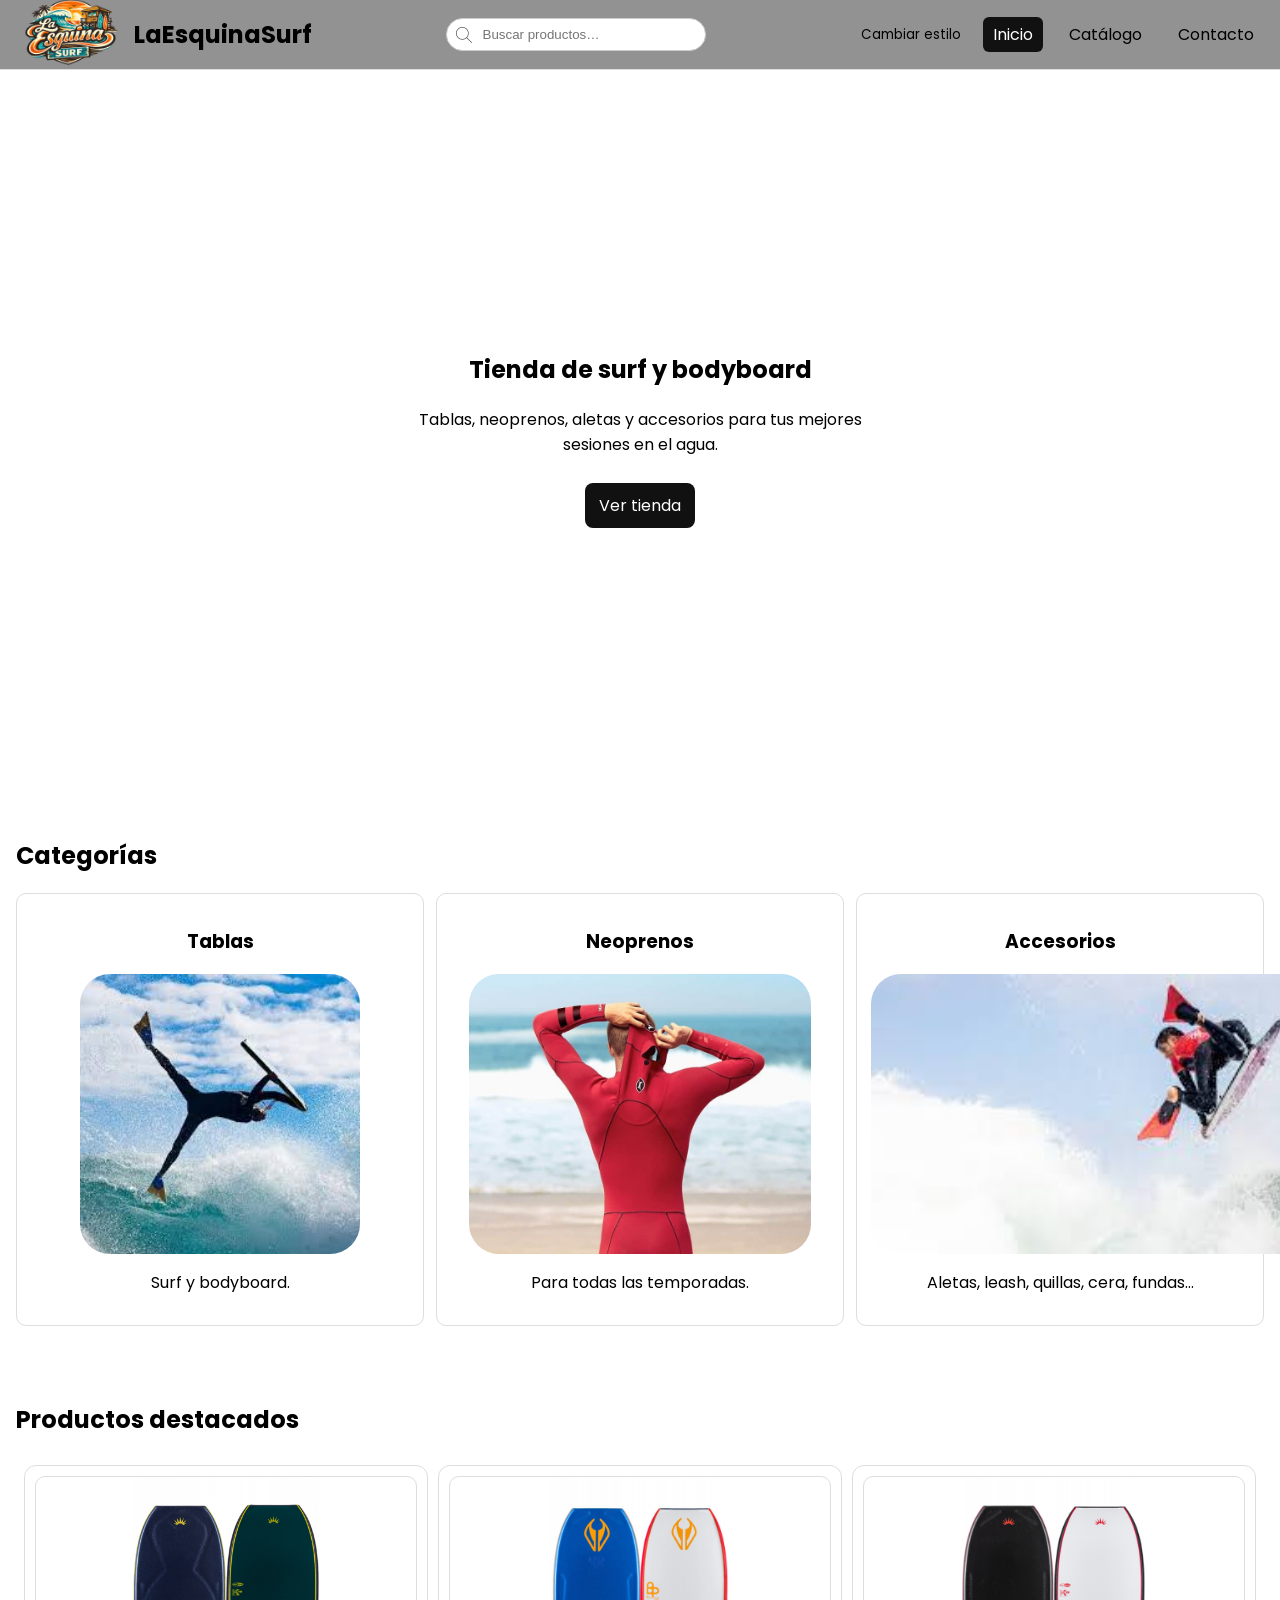
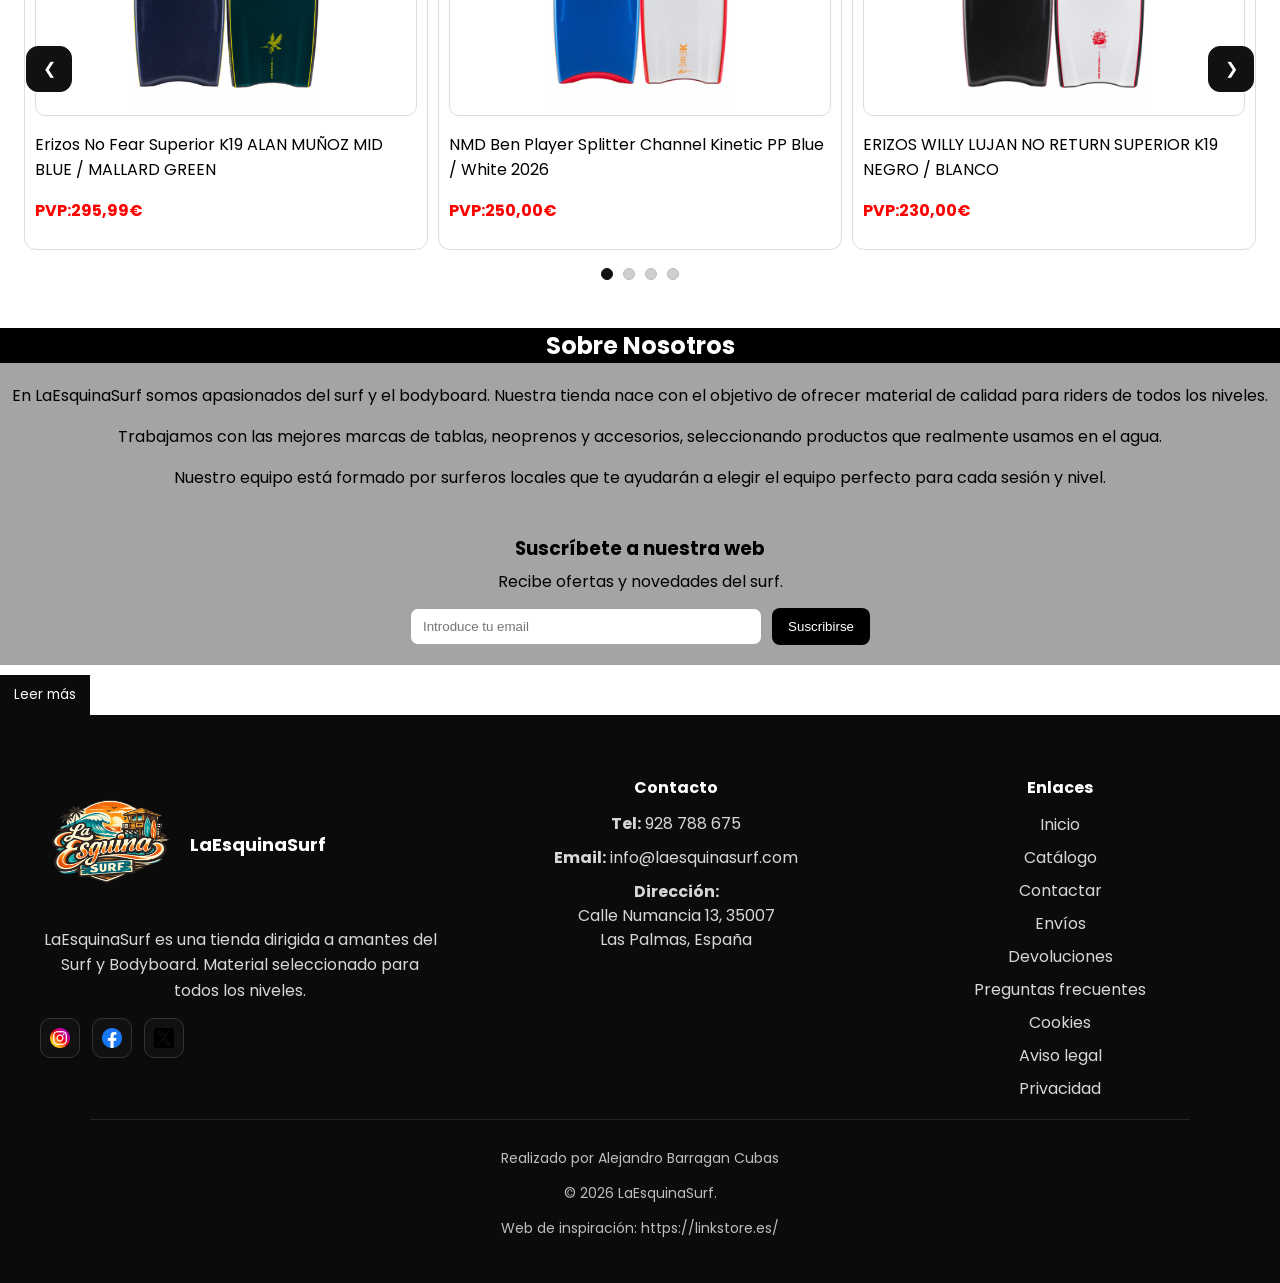
<file: PROYECTO 2ºTRIMESTRE/index.html>
<!DOCTYPE html>
<html lang="es">
<head>
  <meta charset="utf-8" />
  <meta name="viewport" content="width=device-width, initial-scale=1" />
  <title>LaEsquinaSurf | Inicio</title>
  <link rel="shortcut icon" href="imagenes/LOGO.png" type="image/x-icon">

  <!-- Google Fonts -->
  <link rel="preconnect" href="https://fonts.googleapis.com">
  <link rel="preconnect" href="https://fonts.gstatic.com" crossorigin>
  <link href="https://fonts.googleapis.com/css2?family=Poppins:ital,wght@0,100;0,200;0,300;0,400;0,500;0,600;0,700;0,800;0,900;1,100;1,200;1,300;1,400;1,500;1,600;1,700;1,800;1,900&display=swap" rel="stylesheet">

  <link rel="stylesheet" href="CSS/estilos.css">

</head>


<body id="pagina" class="claro">
  <header class="header">
    <div class="nombre-tienda">
      <a class="logo" href="index.html">
        <img src="imagenes/LOGO.png" alt="logo laEsquinaSurf">
        <h2>LaEsquinaSurf</h2>
      </a>
    </div>

    <div class="buscador">
      <img class="icono-lupa" src="imagenes/lupa.png" alt="Buscar">
      <input type="text" placeholder="Buscar productos…">
    </div>

    <button onclick="cambiarModo()" id="botonModo" class="btn-modo">Cambiar estilo</button>

    <nav class="nav">
      <a class="is-active" href="index.html">Inicio</a>
      <a href="Paginas/Catalogos/catalogo.html">Catálogo</a>
      <a href="Paginas/contacto/contacto.html">Contacto</a>
    </nav>
  </header>

  <main>
    <!-- portada con vídeo -->
    <section class="portada">
      <video class="portada-video" autoplay muted loop playsinline>
        <source src="videos/857185-hd_1280_720_30fps.mp4" type="video/mp4" />
      </video>
      <div class="portada-content">
        <h1>Tienda de surf y bodyboard</h1>
        <p>Tablas, neoprenos, aletas y accesorios para tus mejores sesiones en el agua.</p>
        <a class="btn" href="Paginas/Catalogos/catalogo.html">Ver tienda</a>
      </div>
    </section>

    <!-- CATEGORÍAS -->
    <section class="section">
      <h2>Categorías</h2>

      <div class="secciones-flex">
        <article class="card">
          <h3>Tablas</h3>
          <a href="Paginas/Catalogos/catalogobodyboard.html">
            <img src="imagenes/Categori1.jfif" alt="Categoría: Tablas de surf y bodyboard">
          </a>
          <p>Surf y bodyboard.</p>
        </article>

        <article class="card">
          <h3>Neoprenos</h3>
          <a href="Paginas/Catalogos/catalogoneoprenos.html">
            <img src="imagenes/categoria23.jpg" alt="Categoría: Neoprenos">
          </a>
          <p>Para todas las temporadas.</p>
        </article>

        <article class="card">
          <h3>Accesorios</h3>
          <a href="Paginas/Catalogos/catalogoaletas.html">
            <img src="imagenes/Ctaegoria3.jfif" alt="Categoría: Accesorios">
          </a>
          <p>Aletas, leash, quillas, cera, fundas…</p>
        </article>
      </div>
    </section>

    <!-- PRODUCTOS DESTACADOS (CARRUSEL) -->
    <section class="section">
      <h2>Productos destacados</h2>

      <div class="slider" aria-label="Carrusel de productos destacados">
        
        <input type="radio" name="s" id="s1" checked>
        <input type="radio" name="s" id="s2">
        <input type="radio" name="s" id="s3">
        <input type="radio" name="s" id="s4">

        <!-- Ventana -->
        <div class="slider-viewport">
          <div class="slider-track">

            <!-- SLIDE 1 -->
            <div class="slide">
              <div class="slide-flex">
                <article class="item">
                  <img src="imagenes/Galeria1.png" alt="Bodyboard Erizos No Fear Superior K19">
                  <p>Erizos No Fear Superior K19 ALAN MUÑOZ MID BLUE / MALLARD GREEN</p>
                  <div class="precio"><p>PVP:295,99€</p></div>
                </article>

                <article class="item">
                  <img src="imagenes/Galeria2.png" alt="NMD Ben Player Splitter Channel Kinetic PP">
                  <p>NMD Ben Player Splitter Channel Kinetic PP Blue / White 2026</p>
                  <div class="precio"><p>PVP:250,00€</p></div>
                </article>

                <article class="item">
                  <img src="imagenes/Galeria3.png" alt="ERIZOS WILLY LUJAN NO RETURN SUPERIOR K19">
                  <p>ERIZOS WILLY LUJAN NO RETURN SUPERIOR K19 NEGRO / BLANCO</p>
                  <div class="precio"><p>PVP:230,00€</p></div>
                </article>
              </div>
            </div>

            <!-- SLIDE 2 -->
            <div class="slide">
              <div class="slide-flex">
                <article class="item">
                  <img src="imagenes/galeria4.png" alt="NMD Ben Player Quantum PFST PP Quad Concave 2026">
                  <p>NMD Ben Player Quantum PFST PP Quad Concave. 2026</p>
                  <div class="precio"><p>PVP:460,00€</p></div>
                </article>

                <article class="item">
                  <img src="imagenes/Galrai5.png" alt="VS Dave Winchester Mini Quad PP K19 Bodyboard 2026">
                  <p>VS Dave Winchester Mini Quad PP K19 Bodyboard 2026</p>
                  <div class="precio"><p>PVP:350,00€</p></div>
                </article>

                <article class="item">
                  <img src="imagenes/Gslaria6.jpg" alt="Traje XCEL COMP X TDC X2 3/2 MEN">
                  <p>TRAJE XCEL COMP X TDC X2 3/2 MEN</p>
                  <div class="precio"><p>PVP:150,00€</p></div>
                </article>
              </div>
            </div>

            <!-- SLIDE 3 -->
            <div class="slide">
              <div class="slide-flex">
                <article class="item">
                  <img src="imagenes/Galeria7.png" alt="Traje XCEL COMP FULL 4/3 MEN BACKZIP NEGRO">
                  <p>TRAJE XCEL COMP FULL 4/3 MEN BACKZIP NEGRO</p>
                  <div class="precio"><p>PVP:220,00€</p></div>
                </article>

                <article class="item">
                  <img src="imagenes/galeria8.jpg" alt="Traje XCEL COMP-X 2/2 SHORTY">
                  <p>TRAJE XCEL COMP-X 2/2 SHORTY</p>
                  <div class="precio"><p>PVP:120,00€</p></div>
                </article>

                <article class="item">
                  <img src="imagenes/Galaeria.jpg" alt="TABLA ALOHA WOOD STEP XE 5F FUTURE">
                  <p>TABLA ALOHA WOOD STEP XE 5F FUTURE</p>
                  <div class="precio"><p>PVP:550,00€</p></div>
                </article>
              </div>
            </div>

            <!-- SLIDE 4 -->
            <div class="slide">
              <div class="slide-flex">
                <article class="item">
                  <img src="imagenes/Galaraia10.jpg" alt="BODYBOARD SCIENCE PRO LTD TRI QUAD VENT F4">
                  <p>BODYBOARD SCIENCE PRO LTD TRI QUAD VENT F4</p>
                  <div class="precio"><p>PVP:290,00€</p></div>
                </article>
              </div>
            </div>

          </div>
        </div>

        <!-- Flechas -->
        <div class="slider-flechas">
          <label class="flecha anterior a1" for="s4" aria-label="Anterior">❮</label>
          <label class="flecha siguiente a1" for="s2" aria-label="Siguiente">❯</label>

          <label class="flecha anterior a2" for="s1" aria-label="Anterior">❮</label>
          <label class="flecha siguiente a2" for="s3" aria-label="Siguiente">❯</label>

          <label class="flecha anterior a3" for="s2" aria-label="Anterior">❮</label>
          <label class="flecha siguiente a3" for="s4" aria-label="Siguiente">❯</label>

          <label class="flecha anterior a4" for="s3" aria-label="Anterior">❮</label>
          <label class="flecha siguiente a4" for="s1" aria-label="Siguiente">❯</label>
        </div>

        <!-- Puntos -->
        <div class="slider-dots" aria-label="Indicadores">
          <label for="s1" class="dot" aria-label="Ir al slide 1"></label>
          <label for="s2" class="dot" aria-label="Ir al slide 2"></label>
          <label for="s3" class="dot" aria-label="Ir al slide 3"></label>
          <label for="s4" class="dot" aria-label="Ir al slide 4"></label>
        </div>
      </div>
    </section>
  </main>

  <!-- SOBRE LA TIENDA -->
  <section class="sobre">
    <div class="sobre-contenido">
      <h2>Sobre Nosotros</h2>

      <p>
        En LaEsquinaSurf somos apasionados del surf y el bodyboard.
        Nuestra tienda nace con el objetivo de ofrecer material de calidad
        para riders de todos los niveles.
      </p>

      <p>
        Trabajamos con las mejores marcas de tablas, neoprenos y accesorios,
        seleccionando productos que realmente usamos en el agua.
      </p>

      <p>
        Nuestro equipo está formado por surferos locales que te ayudarán
        a elegir el equipo perfecto para cada sesión y nivel.
      </p>

      <!-- SUSCRIPCION -->
      <div class="suscripcion">
        <h3>Suscríbete a nuestra web</h3>
        <p>Recibe ofertas y novedades del surf.</p>

        <form class="form-suscripcion">
          <input type="email" placeholder="Introduce tu email" required>
          <button type="submit">Suscribirse</button>
        </form>
      </div>
    </div>

<button id="botonInfo" class="btn-info" onclick="ocultarMostrarInfo()">Leer más</button>

<p id="infoExtra" class="ocultar">
  También asesoramos a nuestros clientes según su nivel, estilo de surf y tipo de ola.
  Queremos que cada persona encuentre el material adecuado para disfrutar más de cada sesión.
</p>

  </section>

  <footer class="footer">
    <div class="footer-wrap">
      <div class="footer-col">
        <div class="marca-footer">
          <img class="footer-logo" src="imagenes/LOGO.png" alt="Logo LaEsquinaSurf">
          <span class="nombre-footer">LaEsquinaSurf</span>
        </div>

        <p class="footer-text">
          LaEsquinaSurf es una tienda dirigida a amantes del Surf y Bodyboard.
          Material seleccionado para todos los niveles.
        </p>

        <div class="footer-social">
          <a href="https://instagram.com" target="_blank">
            <img src="imagenes/social.png" alt="Instagram">
          </a>
          <a href="https://facebook.com" target="_blank">
            <img src="imagenes/facebook.png" alt="Facebook">
          </a>
          <a href="https://x.com/?lang=es" target="_blank">
            <img src="imagenes/gorjeo.png" alt="Twiter">
          </a>
        </div>
      </div>

      <div class="footer-col">
        <h3>Contacto</h3>
        <p class="footer-line"><strong>Tel:</strong> 928 788 675</p>
        <p class="footer-line"><strong>Email:</strong> info@laesquinasurf.com</p>
        <p class="footer-line">
          <strong>Dirección:</strong><br>
          Calle Numancia 13, 35007<br>
          Las Palmas, España
        </p>
      </div>

      <div class="footer-col">
        <h3>Enlaces</h3>
        <ul class="footer-enlaces">
          <li><a href="index.html">Inicio</a></li>
          <li><a href="Paginas/Catalogos/catalogo.html">Catálogo</a></li>
          <li><a href="Paginas/contacto/contacto.html">Contactar</a></li>
          <li><a href="#">Envíos</a></li>
          <li><a href="#">Devoluciones</a></li>
          <li><a href="#">Preguntas frecuentes</a></li>
          <li><a href="#">Cookies</a></li>
          <li><a href="#">Aviso legal</a></li>
          <li><a href="#">Privacidad</a></li>
        </ul>
      </div>
    </div>

    <div class="footer-bottom">
      <p>Realizado por Alejandro Barragan Cubas</p>
      <p>© 2026 LaEsquinaSurf.</p>

      <p>
        Web de inspiración:
        <a href="https://linkstore.es/" target="_blank">https://linkstore.es/</a>
      </p>
    </div>
  </footer>

<script src="JS/fase5.js"></script>

</body>
</html>
</file>
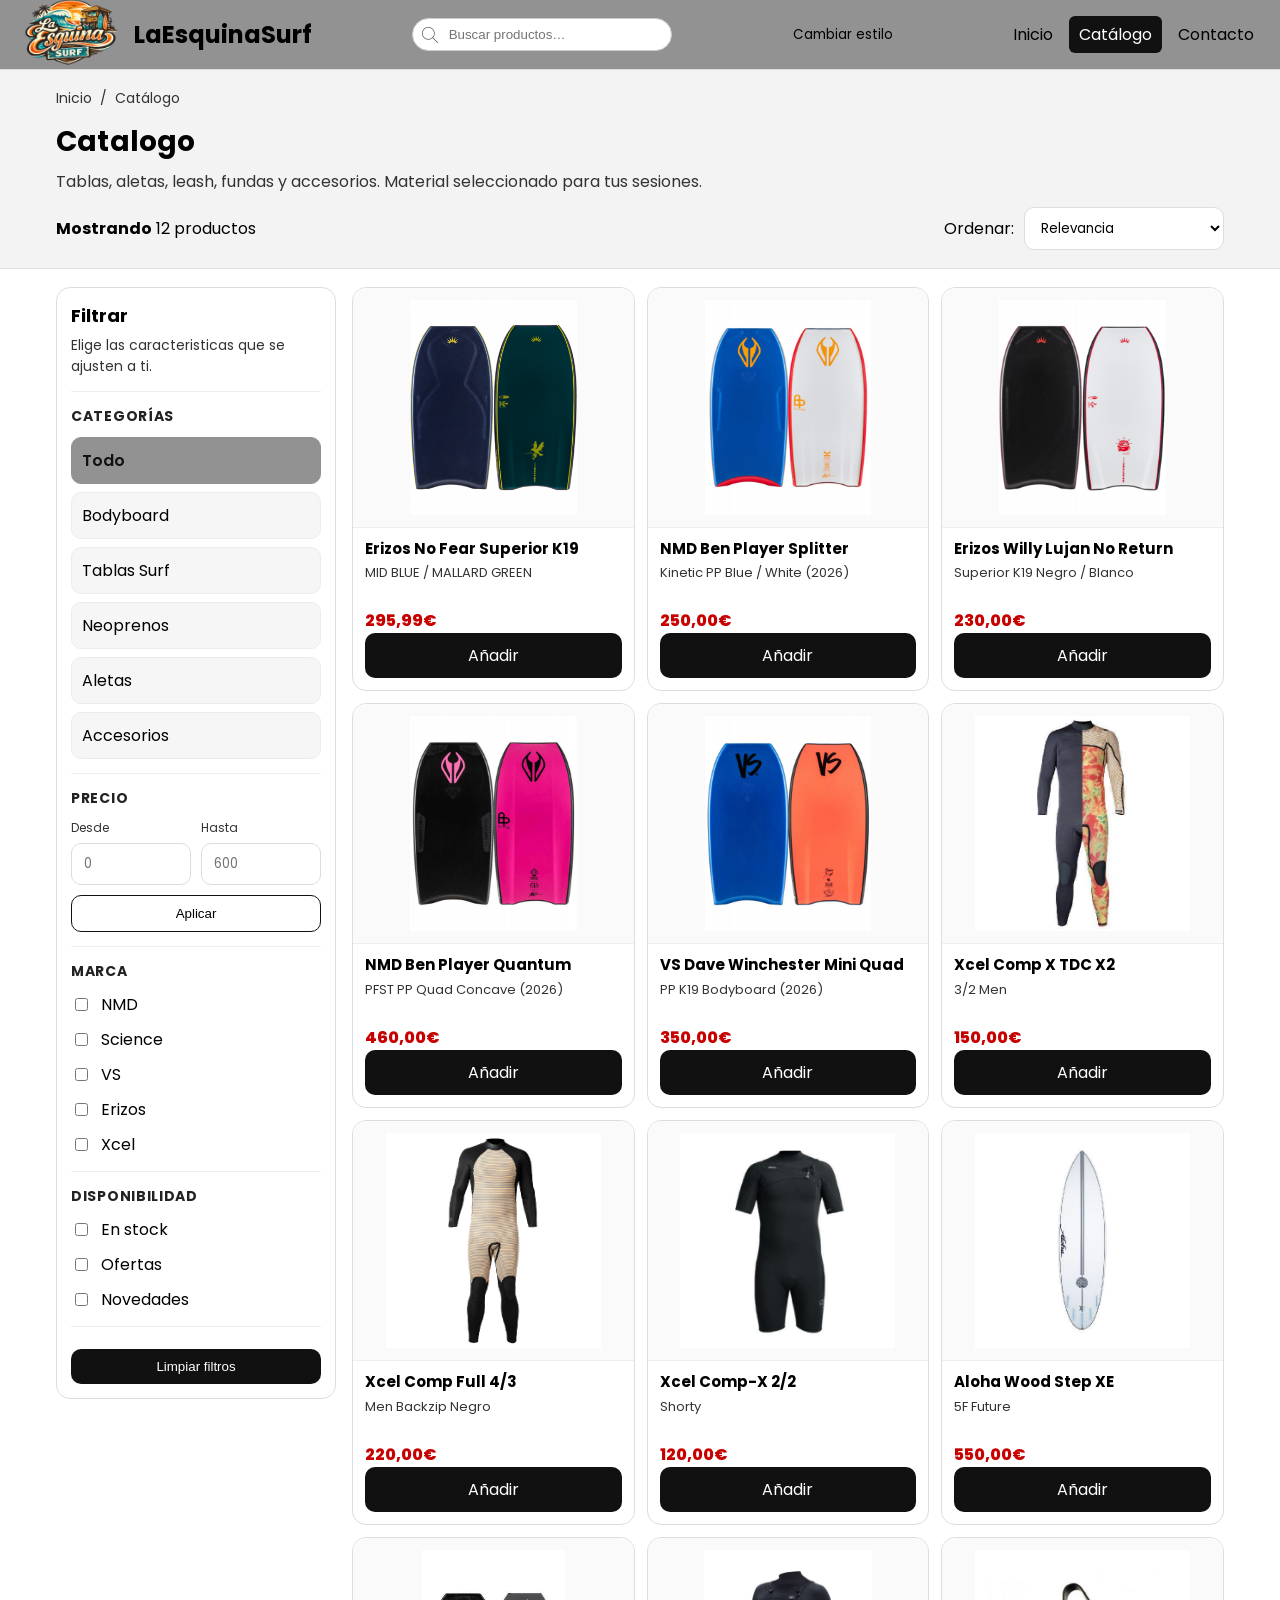
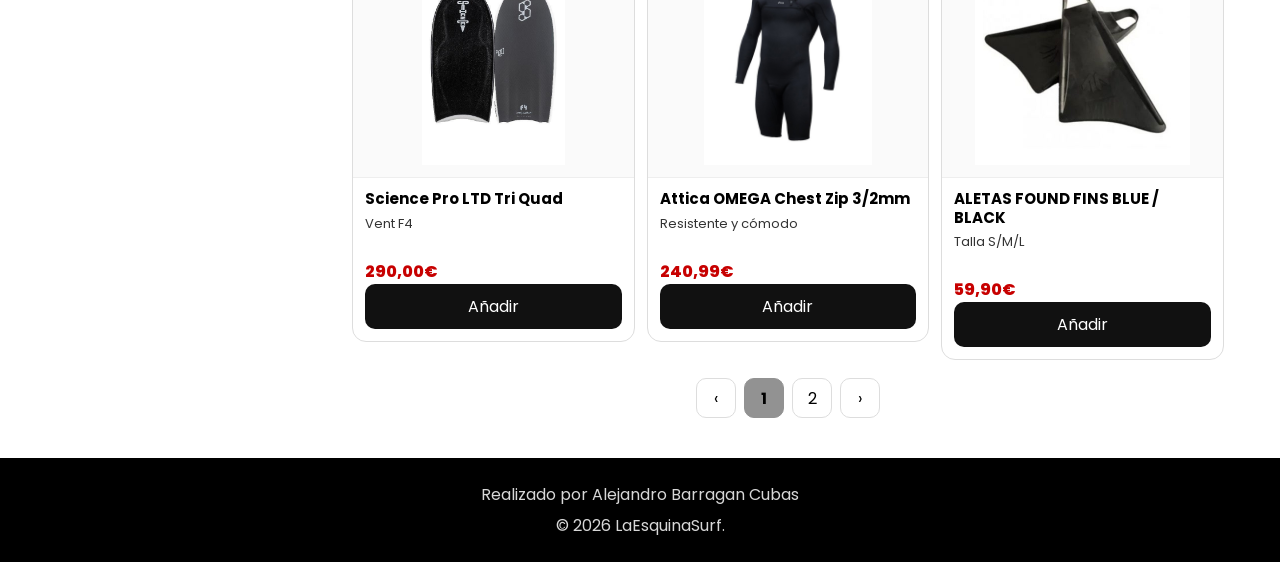
<file: PROYECTO 2ºTRIMESTRE/Paginas/Catalogos/catalogo.html>
<!DOCTYPE html>
<html lang="en">
<head>
    <meta charset="UTF-8">
    <meta name="viewport" content="width=device-width, initial-scale=1.0">

  <title>LaEsquinaSurf | Catálogo</title>
  <link rel="shortcut icon" href="../../imagenes/LOGO.png" type="image/x-icon">

  <!-- Google Fonts -->
  <link rel="preconnect" href="https://fonts.googleapis.com">
  <link rel="preconnect" href="https://fonts.gstatic.com" crossorigin>
  <link href="https://fonts.googleapis.com/css2?family=Poppins:wght@100;200;300;400;500;600;700;800;900&display=swap" rel="stylesheet">

  <link rel="stylesheet" href="../../CSS/estilocatalogo.css" />

</head>


<body id="pagina" class="claro">
  <!-- ===== HEADER  ===== -->
  <header class="header">
    <div class="nombre-tienda">
      <a class="logo" href="../../index.html">
        <img src="../../imagenes/LOGO.png" alt="Logo LaEsquinaSurf">
        <h2>LaEsquinaSurf</h2>
      </a>
    </div>

    <div class="buscador">
      <img class="icono-lupa" src="../../imagenes/lupa.png" alt="Buscar">
      <input id="buscar" type="text" placeholder="Buscar productos…">
    </div>

    <button onclick="cambiarModo()" id="botonModo" class="btn-modo">Cambiar estilo</button>


    <nav class="nav" aria-label="Navegación principal">
      <a href="../../index.html">Inicio</a>
      <a class="is-active" href="catalogo.html">Catálogo</a>
      <a href="../contacto/contacto.html">Contacto</a>
    
    </nav>
  </header>

  <main>
    <!-- ===== portada / CABECERA DE CATEGORÍA ===== -->
    <section class="catalogo-portada">
      <div class="catalogo-portada-interior">
        <nav class="Directorio" aria-label="Directorio">
          <a href="index.html">Inicio</a>
          <span aria-hidden="true">/</span>
          <span>Catálogo</span>
          
        </nav>

        <div class="titulo-catalogo">
          <h1>Catalogo</h1>
          <p>Tablas, aletas, leash, fundas y accesorios. Material seleccionado para tus sesiones.</p>
        </div>

        <div class="contar-productos">
          <div class="resultados">
            <strong>Mostrando</strong> 12 productos
          </div>

          <label class="ordenar">
            <span>Ordenar:</span>
            <select>
              <option value="relevancia">Relevancia</option>
              <option value="precio-asc">Precio: menor a mayor</option>
              <option value="precio-desc">Precio: mayor a menor</option>
              <option value="novedades">Novedades</option>
            </select>
          </label>
        </div>
      </div>
    </section>

    <!--  LAYOUT FILTROS  LISTADO  -->
    <section class="catalogo">
      <!-- ASIDE FILTROS -->
      <aside class="filtros" aria-label="Filtros del catálogo">
        <div class="filtro-bloque">
          <h2>Filtrar</h2>
          <p class="filtro-ayuda">Elige las caracteristicas que se ajusten a ti.</p>
        </div>

        <div class="filtro-bloque">
          <h3>Categorías</h3>
          <ul class="filtro-lista">
            <li><a class="filtro-link is-active" href="catalogo.html">Todo</a></li>
            <li><a class="filtro-link" href="catalogobodyboard.html">Bodyboard</a></li>
            <li><a class="filtro-link" href="catalogotablas.html">Tablas Surf</a></li>
            <li><a class="filtro-link" href="catalogoneoprenos.html">Neoprenos</a></li>
            <li><a class="filtro-link" href="catalogoaletas.html">Aletas</a></li>
            <li><a class="filtro-link" href="catalogoaccesorios.html">Accesorios</a></li>
          </ul>
        </div>

        <div class="filtro-bloque">
          <h3>Precio</h3>
          <div class="precio-flex">
            <label>
              <span>Desde</span>
              <input type="number" min="0" step="1" placeholder="0">
            </label>
            <label>
              <span>Hasta</span>
              <input type="number" min="0" step="1" placeholder="600">
            </label>
          </div>
          <button class="btn-sec" type="button">Aplicar</button>
        </div>

        <div class="filtro-bloque">
          <h3>Marca</h3>
          <label class="check"><input type="checkbox"> NMD</label>
          <label class="check"><input type="checkbox"> Science</label>
          <label class="check"><input type="checkbox"> VS</label>
          <label class="check"><input type="checkbox"> Erizos</label>
          <label class="check"><input type="checkbox"> Xcel</label>
        </div>

        <div class="filtro-bloque">
          <h3>Disponibilidad</h3>
          <label class="check"><input type="checkbox"> En stock</label>
          <label class="check"><input type="checkbox"> Ofertas</label>
          <label class="check"><input type="checkbox"> Novedades</label>
        </div>

        <div class="filtro-bloque">
          <button class="btn" type="button">Limpiar filtros</button>
        </div>
  
      </aside>

      <!-- LISTADO PRODUCTOS -->
      <section class="listado" aria-label="Listado de productos">
        <div class="productos-flex">
          <!-- Usa tus imágenes ya existentes para que te funcione sin añadir assets nuevos -->
          <article class="producto">
            <a class="producto-media" href="#">
              <img src="../../imagenes/Galeria1.png" alt="Bodyboard Erizos No Fear Superior K19">
            </a>
          
            <div class="producto-info">
              <h3 class="producto-nombre">Erizos No Fear Superior K19</h3>
              <p class="producto-desc">MID BLUE / MALLARD GREEN</p>
              <div class="producto-meta">
                <span class="precio">295,99€</span>
             </div>
              <a class="btn-add" href="#">Añadir</a>
            </div>    
          </article>

          <article class="producto">
            <a class="producto-media" href="#">
              <img src="../../imagenes/Galeria2.png" alt="NMD Ben Player Splitter Channel Kinetic PP">
            </a>
            <div class="producto-info">
              <h3 class="producto-nombre">NMD Ben Player Splitter</h3>
              <p class="producto-desc">Kinetic PP Blue / White (2026)</p>
              <div class="producto-meta">
                <span class="precio">250,00€</span>
              </div>
              <a class="btn-add" href="#">Añadir</a>
            </div>
          </article>

          <article class="producto">
            <a class="producto-media" href="#">
              <img src="../../imagenes/Galeria3.png" alt="Erizos Willy Lujan No Return Superior K19">
            </a>
            <div class="producto-info">
              <h3 class="producto-nombre">Erizos Willy Lujan No Return</h3>
              <p class="producto-desc">Superior K19 Negro / Blanco</p>
              <div class="producto-meta">
                <span class="precio">230,00€</span>
              </div>
              <a class="btn-add" href="#">Añadir</a>
            </div>
          </article>

          <article class="producto">
            <a class="producto-media" href="#">
              <img src="../../imagenes/galeria4.png" alt="NMD Ben Player Quantum PFST">
            </a>
            <div class="producto-info">
              <h3 class="producto-nombre">NMD Ben Player Quantum</h3>
              <p class="producto-desc">PFST PP Quad Concave (2026)</p>
              <div class="producto-meta">
                <span class="precio">460,00€</span>
              </div>
              <a class="btn-add" href="#">Añadir</a>
            </div>
          </article>

          <article class="producto">
            <a class="producto-media" href="#">
              <img src="../../imagenes/Galrai5.png" alt="VS Dave Winchester Mini Quad PP K19">
            </a>
            <div class="producto-info">
              <h3 class="producto-nombre">VS Dave Winchester Mini Quad</h3>
              <p class="producto-desc">PP K19 Bodyboard (2026)</p>
              <div class="producto-meta">
                <span class="precio">350,00€</span>
              </div>
              <a class="btn-add" href="#">Añadir</a>
            </div>
          </article>

          <article class="producto">
            <a class="producto-media" href="#">
              <img src="../../imagenes/Gslaria6.jpg" alt="Traje Xcel Comp X TDC X2 3/2 Men">
            </a>
            <div class="producto-info">
              <h3 class="producto-nombre">Xcel Comp X TDC X2</h3>
              <p class="producto-desc">3/2 Men</p>
              <div class="producto-meta">
                <span class="precio">150,00€</span>
              </div>
              <a class="btn-add" href="#">Añadir</a>
            </div>
          </article>

          <article class="producto">
            <a class="producto-media" href="#">
              <img src="../../imagenes/Galeria7.png" alt="Traje Xcel Comp Full 4/3 Men Backzip Negro">
            </a>
            <div class="producto-info">
              <h3 class="producto-nombre">Xcel Comp Full 4/3</h3>
              <p class="producto-desc">Men Backzip Negro</p>
              <div class="producto-meta">
                <span class="precio">220,00€</span>
              </div>
              <a class="btn-add" href="#">Añadir</a>
            </div>
          </article>

          <article class="producto">
            <a class="producto-media" href="#">
              <img src="../../imagenes/galeria8.jpg" alt="Traje Xcel Comp-X 2/2 Shorty">
            </a>
            <div class="producto-info">
              <h3 class="producto-nombre">Xcel Comp-X 2/2</h3>
              <p class="producto-desc">Shorty</p>
              <div class="producto-meta">
                <span class="precio">120,00€</span>
              </div>
              <a class="btn-add" href="#">Añadir</a>
            </div>
          </article>

          <article class="producto">
            <a class="producto-media" href="#">
              <img src="../../imagenes/Galaeria.jpg" alt="Tabla Aloha Wood Step XE 5F Future">
            </a>
            <div class="producto-info">
              <h3 class="producto-nombre">Aloha Wood Step XE</h3>
              <p class="producto-desc">5F Future</p>
              <div class="producto-meta">
                <span class="precio">550,00€</span>
              </div>
              <a class="btn-add" href="#">Añadir</a>
            </div>
          </article>

          <article class="producto">
            <a class="producto-media" href="#">
              <img src="../../imagenes/Galaraia10.jpg" alt="Bodyboard Science Pro LTD Tri Quad Vent F4">
            </a>
            <div class="producto-info">
              <h3 class="producto-nombre">Science Pro LTD Tri Quad</h3>
              <p class="producto-desc">Vent F4</p>
              <div class="producto-meta">
                <span class="precio">290,00€</span>
              </div>
              <a class="btn-add" href="#">Añadir</a>
            </div>
          </article>

          <article class="producto">
            <a class="producto-media" href="#">
              <img src="../../imagenes/neopreno.png" alt="Neopreno">
            </a>
            <div class="producto-info">
              <h3 class="producto-nombre">Attica OMEGA Chest Zip 3/2mm</h3>
              <p class="producto-desc">Resistente y cómodo</p>
              <div class="producto-meta">
                <span class="precio">240,99€</span>
              </div>
              <a class="btn-add" href="#">Añadir</a>
            </div>
          </article>

          <article class="producto">
            <a class="producto-media" href="#">
              <img src="../../imagenes/alETAS.jpg" alt="Accesorios">
            </a>
            <div class="producto-info">
              <h3 class="producto-nombre">ALETAS FOUND FINS BLUE / BLACK</h3>
              <p class="producto-desc">Talla S/M/L</p>
              <div class="producto-meta">
                <span class="precio">59,90€</span>
              </div>
              <a class="btn-add" href="#">Añadir</a>
            </div>
          </article>
        </div>

        <!-- PAGINACIÓN -->
        <nav class="paginacion" aria-label="Paginación">
          <a class="pag-btn" href="#" aria-disabled="true">‹</a>
          <a class="pag-num is-current" href="catalogo.html">1</a>
          <a class="pag-num" href="catalogo2.html">2</a>
         
          <a class="pag-btn" href="catalogo2.html">›</a>
        </nav>
      </section>
    </section>
  </main>

  <!-- FOOTER  -->
  <footer class="footer">
    <div class="footer-bottom">
      <p>Realizado por Alejandro Barragan Cubas</p>
      <p>© 2026 LaEsquinaSurf.</p>
    </div>
  </footer>

<script src="../../JS/fase5.js"></script>


</body>
</html>
</file>
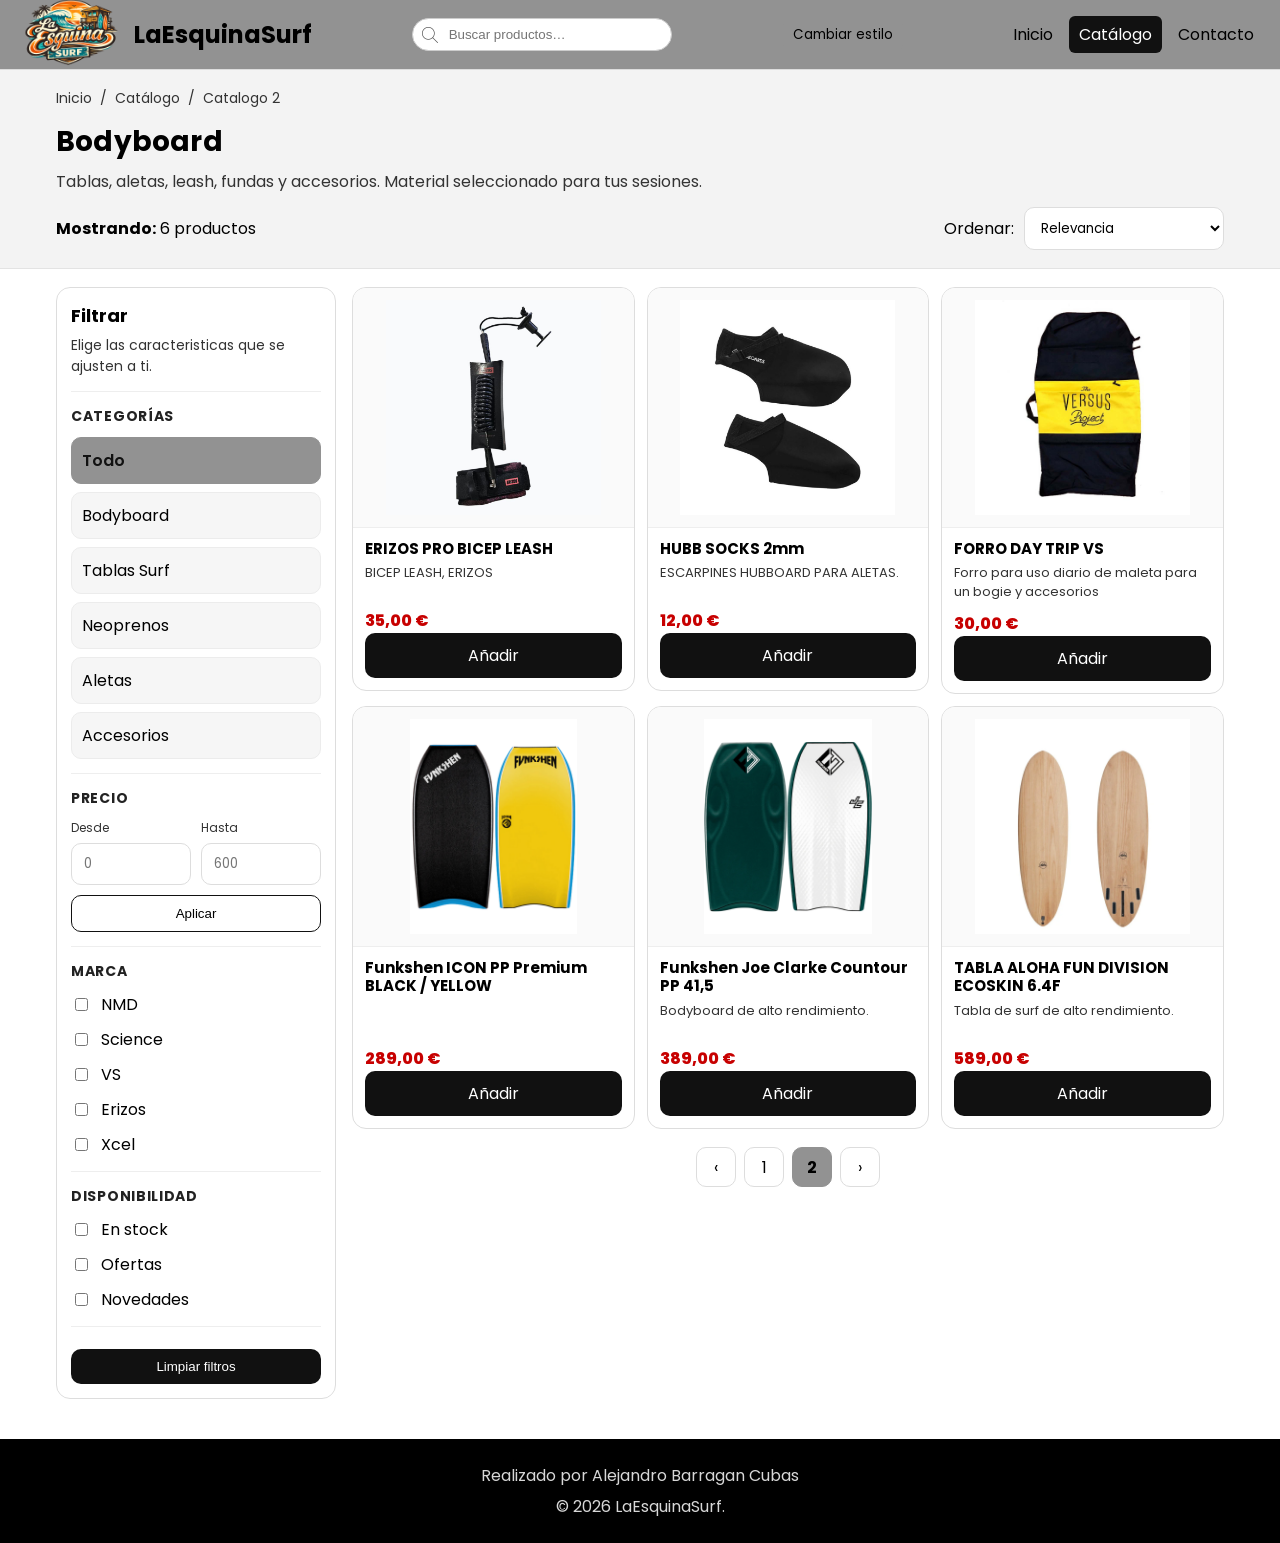
<file: PROYECTO 2ºTRIMESTRE/Paginas/Catalogos/catalogo2.html>
<!DOCTYPE html>
<html lang="en">
<head>
    <meta charset="UTF-8">
    <meta name="viewport" content="width=device-width, initial-scale=1.0">
   
  <title>LaEsquinaSurf | Catálogo</title>
  <link rel="shortcut icon" href="../../imagenes/LOGO.png" type="image/x-icon">

  <!-- Google Fonts -->
  <link rel="preconnect" href="https://fonts.googleapis.com">
  <link rel="preconnect" href="https://fonts.gstatic.com" crossorigin>
  <link href="https://fonts.googleapis.com/css2?family=Poppins:wght@100;200;300;400;500;600;700;800;900&display=swap" rel="stylesheet">

  <link rel="stylesheet" href="../../CSS/estilocatalogo.css" />
</head>



<body id="pagina" class="claro">
  <!-- ===== HEADER  ===== -->
  <header class="header">
    <div class="nombre-tienda">
      <a class="logo" href="index.html">
        <img src="../../imagenes/LOGO.png" alt="Logo LaEsquinaSurf">
        <h2>LaEsquinaSurf</h2>
      </a>
    </div>

    <div class="buscador">
      <img class="icono-lupa" src="../../imagenes/lupa.png" alt="Buscar">
      <input id="buscar" type="text" placeholder="Buscar productos…">
    </div>

    <button onclick="cambiarModo()" id="botonModo" class="btn-modo">Cambiar estilo</button>


   <nav class="nav" aria-label="Navegación principal">
      <a href="../../index.html">Inicio</a>
      <a class="is-active" href="catalogo.html">Catálogo</a>
      <a href="../contacto/contacto.html">Contacto</a>
    
</a>
    </nav>
  </header>

  <main>
    <!-- ===== portada / CABECERA DE CATEGORÍA ===== -->
    <section class="catalogo-portada">
      <div class="catalogo-portada-interior">
        <nav class="Directorio" aria-label="Directorio">
          <a href="index.html">Inicio</a>
          <span aria-hidden="true">/</span>
          <span>Catálogo</span>
          <span aria-hidden="true">/</span>
          <span>Catalogo 2</span>
        </nav>

        <div class="titulo-catalogo">
          <h1>Bodyboard</h1>
          <p>Tablas, aletas, leash, fundas y accesorios. Material seleccionado para tus sesiones.</p>
        </div>

        <div class="contar-productos">
          <div class="resultados">
            <strong>Mostrando:</strong> 6 productos
          </div>

          <label class="ordenar">
            <span>Ordenar:</span>
            <select>
              <option value="relevancia">Relevancia</option>
              <option value="precio-asc">Precio: menor a mayor</option>
              <option value="precio-desc">Precio: mayor a menor</option>
              <option value="novedades">Novedades</option>
            </select>
          </label>
        </div>
      </div>
    </section>

    <!--  LAYOUT FILTROS  LISTADO  -->
    <section class="catalogo">
      <!-- ASIDE FILTROS -->
      <aside class="filtros" aria-label="Filtros del catálogo">
        <div class="filtro-bloque">
          <h2>Filtrar</h2>
          <p class="filtro-ayuda">Elige las caracteristicas que se ajusten a ti.</p>
        </div>

        <div class="filtro-bloque">
          <h3>Categorías</h3>
          <ul class="filtro-lista">
            <li><a class="filtro-link is-active" href="catalogo.html">Todo</a></li>
            <li><a class="filtro-link" href="catalogobodyboard.html">Bodyboard</a></li>
            <li><a class="filtro-link" href="catalogotablas.html">Tablas Surf</a></li>
            <li><a class="filtro-link" href="catalogoneoprenos.html">Neoprenos</a></li>
            <li><a class="filtro-link" href="catalogoaletas.html">Aletas</a></li>
            <li><a class="filtro-link" href="catalogoaccesorios.html">Accesorios</a></li>
          </ul>
        </div>

        <div class="filtro-bloque">
          <h3>Precio</h3>
          <div class="precio-flex">
            <label>
              <span>Desde</span>
              <input type="number" min="0" step="1" placeholder="0">
            </label>
            <label>
              <span>Hasta</span>
              <input type="number" min="0" step="1" placeholder="600">
            </label>
          </div>
          <button class="btn-sec" type="button">Aplicar</button>
        </div>

        <div class="filtro-bloque">
          <h3>Marca</h3>
          <label class="check"><input type="checkbox"> NMD</label>
          <label class="check"><input type="checkbox"> Science</label>
          <label class="check"><input type="checkbox"> VS</label>
          <label class="check"><input type="checkbox"> Erizos</label>
          <label class="check"><input type="checkbox"> Xcel</label>
        </div>

        <div class="filtro-bloque">
          <h3>Disponibilidad</h3>
          <label class="check"><input type="checkbox"> En stock</label>
          <label class="check"><input type="checkbox"> Ofertas</label>
          <label class="check"><input type="checkbox"> Novedades</label>
        </div>

        <div class="filtro-bloque">
          <button class="btn" type="button">Limpiar filtros</button>
        </div>
      </aside>

      <!-- LISTADO PRODUCTOS -->
      <section class="listado" aria-label="Listado de productos">
        <div class="productos-flex">
          <!-- Usa tus imágenes ya existentes para que te funcione sin añadir assets nuevos -->

          <article class="producto">
            <a class="producto-media" href="#">
              <img src="../../imagenes/LEASH.jpg" alt="ERIZOS PRO BICEP LEASH">
            </a>
            <div class="producto-info">
              <h3 class="producto-nombre">ERIZOS PRO BICEP LEASH</h3>
              <p class="producto-desc">BICEP LEASH, ERIZOS</p>
              <div class="producto-meta">
                <span class="precio">35,00 €</span>
              </div>
              <a class="btn-add" href="#">Añadir</a>
            </div>
          </article>

          <article class="producto">
            <a class="producto-media" href="#">
              <img src="../../imagenes/Calcetines.png" alt="HUBB SOCKS 2mm">
            </a>
            <div class="producto-info">
              <h3 class="producto-nombre">HUBB SOCKS 2mm</h3>
              <p class="producto-desc">ESCARPINES HUBBOARD PARA ALETAS.</p>
              <div class="producto-meta">
                <span class="precio">12,00 €</span>
              </div>
              <a class="btn-add" href="#">Añadir</a>
            </div>
          </article>

          <article class="producto">
            <a class="producto-media" href="#">
              <img src="../../imagenes/Forro bogie.jpg" alt="FORRO DAY TRIP VS">
            </a>
            <div class="producto-info">
              <h3 class="producto-nombre">FORRO DAY TRIP VS</h3>
              <p class="producto-desc">Forro para uso diario de maleta para un bogie  y accesorios</p>
              <div class="producto-meta">
                <span class="precio">30,00 €</span>
              </div>
              <a class="btn-add" href="#">Añadir</a>
            </div>
          </article>

          <article class="producto">
            <a class="producto-media" href="#">
              <img src="../../imagenes/boogiecata2.png" alt="Funkshen ICON PP Premium BLACK / YELLOW">
            </a>
            <div class="producto-info">
              <h3 class="producto-nombre">Funkshen ICON PP Premium BLACK / YELLOW</h3>
              <p class="producto-desc"></p>
              <div class="producto-meta">
                <span class="precio">289,00 €</span>
              </div>
              <a class="btn-add" href="#">Añadir</a>
            </div>
          </article>

          <article class="producto">
            <a class="producto-media" href="#">
              <img src="../../imagenes/Bodyboardcata2.png" alt="Funkshen Joe Clarke Countour PP 41,5">
            </a>
            <div class="producto-info">
              <h3 class="producto-nombre">Funkshen Joe Clarke Countour PP 41,5</h3>
              <p class="producto-desc">Bodyboard de alto rendimiento. 
             </p>
              <div class="producto-meta">
                <span class="precio">389,00 €</span>
              </div>
              <a class="btn-add" href="#">Añadir</a>
            </div>
          </article>

           <article class="producto">
            <a class="producto-media" href="#">
              <img src="../../imagenes/tabla surf cta 2.png" alt="TABLA ALOHA FUN DIVISION ECOSKIN 6.4F">
            </a>
            <div class="producto-info">
              <h3 class="producto-nombre">TABLA ALOHA FUN DIVISION ECOSKIN 6.4F</h3>
              <p class="producto-desc">Tabla de surf de alto rendimiento. 
             </p>
              <div class="producto-meta">
                <span class="precio">589,00 €</span>
              </div>
              <a class="btn-add" href="#">Añadir</a>
            </div>
          </article>

          
        </div>

        <!-- PAGINACIÓN -->
        <nav class="paginacion" aria-label="Paginación">
          <a class="pag-btn" href="catalogo.html" aria-disabled="true">‹</a>
          <a class="pag-num " href="catalogo.html">1</a>
          <a class="pag-num is-current" href="catalogo2.html">2</a>
         
          <a class="pag-btn" href="#">›</a>
        </nav>
      </section>
    </section>
  </main>

  <!-- FOOTER  -->
  <footer class="footer">
    <div class="footer-bottom">
      <p>Realizado por Alejandro Barragan Cubas</p>
      <p>© 2026 LaEsquinaSurf.</p>
    </div>
  </footer>

<script src="../../JS/fase5.js"></script>


</body>
</html>
</file>
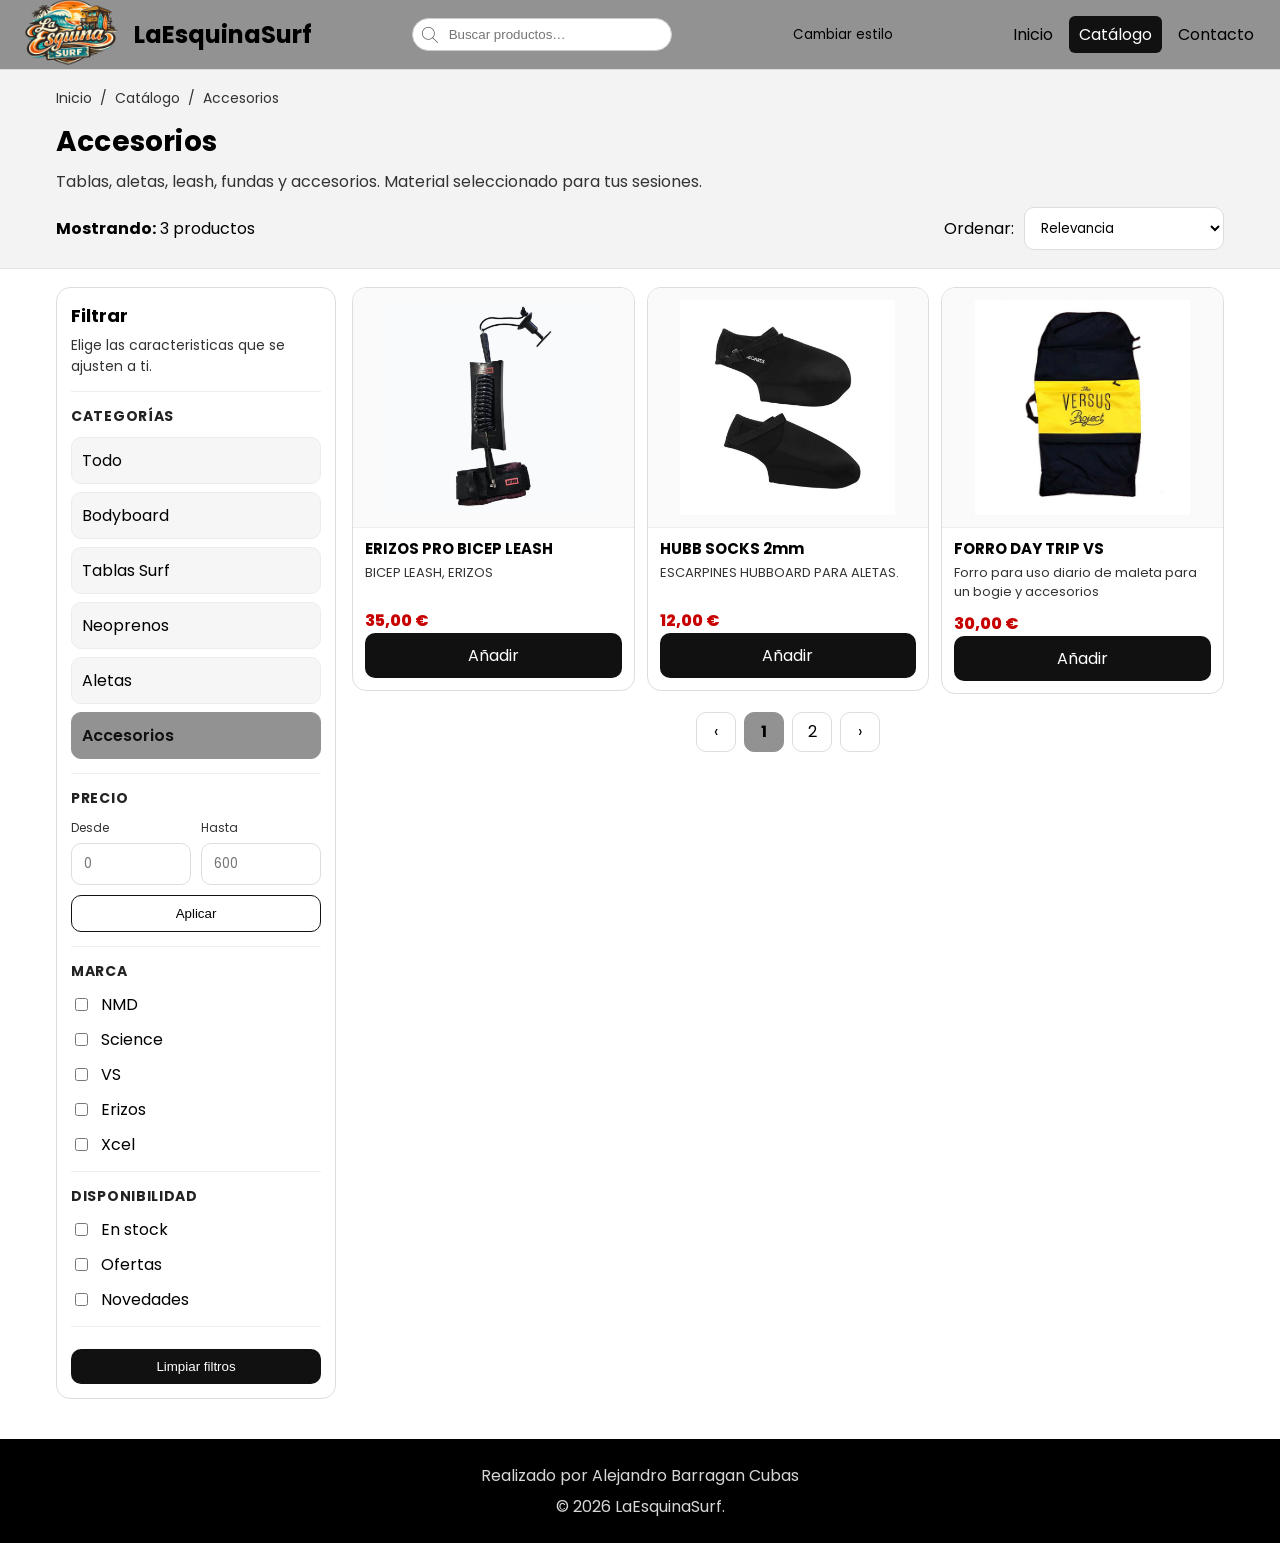
<file: PROYECTO 2ºTRIMESTRE/Paginas/Catalogos/catalogoaccesorios.html>
<!DOCTYPE html>
<html lang="en">
<head>
    <meta charset="UTF-8">
    <meta name="viewport" content="width=device-width, initial-scale=1.0">
   
  <title>LaEsquinaSurf | Catálogo</title>
  <link rel="shortcut icon" href="../../imagenes/LOGO.png" type="image/x-icon">

  <!-- Google Fonts -->
  <link rel="preconnect" href="https://fonts.googleapis.com">
  <link rel="preconnect" href="https://fonts.gstatic.com" crossorigin>
  <link href="https://fonts.googleapis.com/css2?family=Poppins:wght@100;200;300;400;500;600;700;800;900&display=swap" rel="stylesheet">

  <link rel="stylesheet" href="../../CSS/estilocatalogo.css" />
</head>


<body id="pagina" class="claro">
  <!-- ===== HEADER  ===== -->
  <header class="header">
    <div class="nombre-tienda">
      <a class="logo" href="../../index.html">
        <img src="../../imagenes/LOGO.png" alt="Logo LaEsquinaSurf">
        <h2>LaEsquinaSurf</h2>
      </a>
    </div>

    <div class="buscador">
      <img class="icono-lupa" src="../../imagenes/lupa.png" alt="Buscar">
      <input id="buscar" type="text" placeholder="Buscar productos…">
    </div>

    <button onclick="cambiarModo()" id="botonModo" class="btn-modo">Cambiar estilo</button>


    <nav class="nav" aria-label="Navegación principal">
      <a href="../../index.html">Inicio</a>
      <a class="is-active" href="catalogo.html">Catálogo</a>
      <a href="../contacto/contacto.html">Contacto</a>
  
</a>
    </nav>
  </header>

  <main>
    <!-- ===== portada / CABECERA DE CATEGORÍA ===== -->
    <section class="catalogo-portada">
      <div class="catalogo-portada-interior">
        <nav class="Directorio" aria-label="Directorio">
          <a href="index.html">Inicio</a>
          <span aria-hidden="true">/</span>
          <span>Catálogo</span>
          <span aria-hidden="true">/</span>
          <span>Accesorios</span>
        </nav>

        <div class="titulo-catalogo">
          <h1>Accesorios</h1>
          <p>Tablas, aletas, leash, fundas y accesorios. Material seleccionado para tus sesiones.</p>
        </div>

        <div class="contar-productos">
          <div class="resultados">
            <strong>Mostrando:</strong> 3 productos
          </div>

          <label class="ordenar">
            <span>Ordenar:</span>
            <select>
              <option value="relevancia">Relevancia</option>
              <option value="precio-asc">Precio: menor a mayor</option>
              <option value="precio-desc">Precio: mayor a menor</option>
              <option value="novedades">Novedades</option>
            </select>
          </label>
        </div>
      </div>
    </section>

    <!--  LAYOUT FILTROS  LISTADO  -->
    <section class="catalogo">
      <!-- ASIDE FILTROS -->
      <aside class="filtros" aria-label="Filtros del catálogo">
        <div class="filtro-bloque">
          <h2>Filtrar</h2>
          <p class="filtro-ayuda">Elige las caracteristicas que se ajusten a ti.</p>
        </div>

        <div class="filtro-bloque">
          <h3>Categorías</h3>
          <ul class="filtro-lista">
            <li><a class="filtro-link" href="catalogo.html">Todo</a></li>
            <li><a class="filtro-link" href="catalogobodyboard.html">Bodyboard</a></li>
            <li><a class="filtro-link" href="catalogotablas.html">Tablas Surf</a></li>
            <li><a class="filtro-link" href="catalogoneoprenos.html">Neoprenos</a></li>
            <li><a class="filtro-link" href="catalogoaletas.html">Aletas</a></li>
            <li><a class="filtro-link is-active" href="catalogoaccesorios.html">Accesorios</a></li>
          </ul>
        </div>

        <div class="filtro-bloque">
          <h3>Precio</h3>
          <div class="precio-flex">
            <label>
              <span>Desde</span>
              <input type="number" min="0" step="1" placeholder="0">
            </label>
            <label>
              <span>Hasta</span>
              <input type="number" min="0" step="1" placeholder="600">
            </label>
          </div>
          <button class="btn-sec" type="button">Aplicar</button>
        </div>

        <div class="filtro-bloque">
          <h3>Marca</h3>
          <label class="check"><input type="checkbox"> NMD</label>
          <label class="check"><input type="checkbox"> Science</label>
          <label class="check"><input type="checkbox"> VS</label>
          <label class="check"><input type="checkbox"> Erizos</label>
          <label class="check"><input type="checkbox"> Xcel</label>
        </div>

        <div class="filtro-bloque">
          <h3>Disponibilidad</h3>
          <label class="check"><input type="checkbox"> En stock</label>
          <label class="check"><input type="checkbox"> Ofertas</label>
          <label class="check"><input type="checkbox"> Novedades</label>
        </div>

        <div class="filtro-bloque">
          <button class="btn" type="button">Limpiar filtros</button>
        </div>
      </aside>

      <!-- LISTADO PRODUCTOS -->
      <section class="listado" aria-label="Listado de productos">
        <div class="productos-flex">

           <article class="producto">
            <a class="producto-media" href="#">
              <img src="../../imagenes/LEASH.jpg" alt="ERIZOS PRO BICEP LEASH">
            </a>
            <div class="producto-info">
              <h3 class="producto-nombre">ERIZOS PRO BICEP LEASH</h3>
              <p class="producto-desc">BICEP LEASH, ERIZOS</p>
              <div class="producto-meta">
                <span class="precio">35,00 €</span>
              </div>
              <a class="btn-add" href="#">Añadir</a>
            </div>
          </article>

          <article class="producto">
            <a class="producto-media" href="#">
              <img src="../../imagenes/Calcetines.png" alt="HUBB SOCKS 2mm">
            </a>
            <div class="producto-info">
              <h3 class="producto-nombre">HUBB SOCKS 2mm</h3>
              <p class="producto-desc">ESCARPINES HUBBOARD PARA ALETAS.</p>
              <div class="producto-meta">
                <span class="precio">12,00 €</span>
              </div>
              <a class="btn-add" href="#">Añadir</a>
            </div>
          </article>

          <article class="producto">
            <a class="producto-media" href="#">
              <img src="../../imagenes/Forro bogie.jpg" alt="FORRO DAY TRIP VS">
            </a>
            <div class="producto-info">
              <h3 class="producto-nombre">FORRO DAY TRIP VS</h3>
              <p class="producto-desc">Forro para uso diario de maleta para un bogie  y accesorios</p>
              <div class="producto-meta">
                <span class="precio">30,00 €</span>
              </div>
              <a class="btn-add" href="#">Añadir</a>
            </div>
          </article>
          
        </div>

        <!-- PAGINACIÓN -->
        <nav class="paginacion" aria-label="Paginación">
          <a class="pag-btn" href="#" aria-disabled="true">‹</a>
          <a class="pag-num is-current" href="catalogo.html">1</a>
          <a class="pag-num" href="catalogo2.html">2</a>
          
          <a class="pag-btn" href="#">›</a>
        </nav>
      </section>
    </section>
  </main>

  <!-- FOOTER  -->
  <footer class="footer">
    <div class="footer-bottom">
      <p>Realizado por Alejandro Barragan Cubas</p>
      <p>© 2026 LaEsquinaSurf.</p>
    </div>
  </footer>

<script src="../../JS/fase5.js"></script>


</body>
</html>
</file>
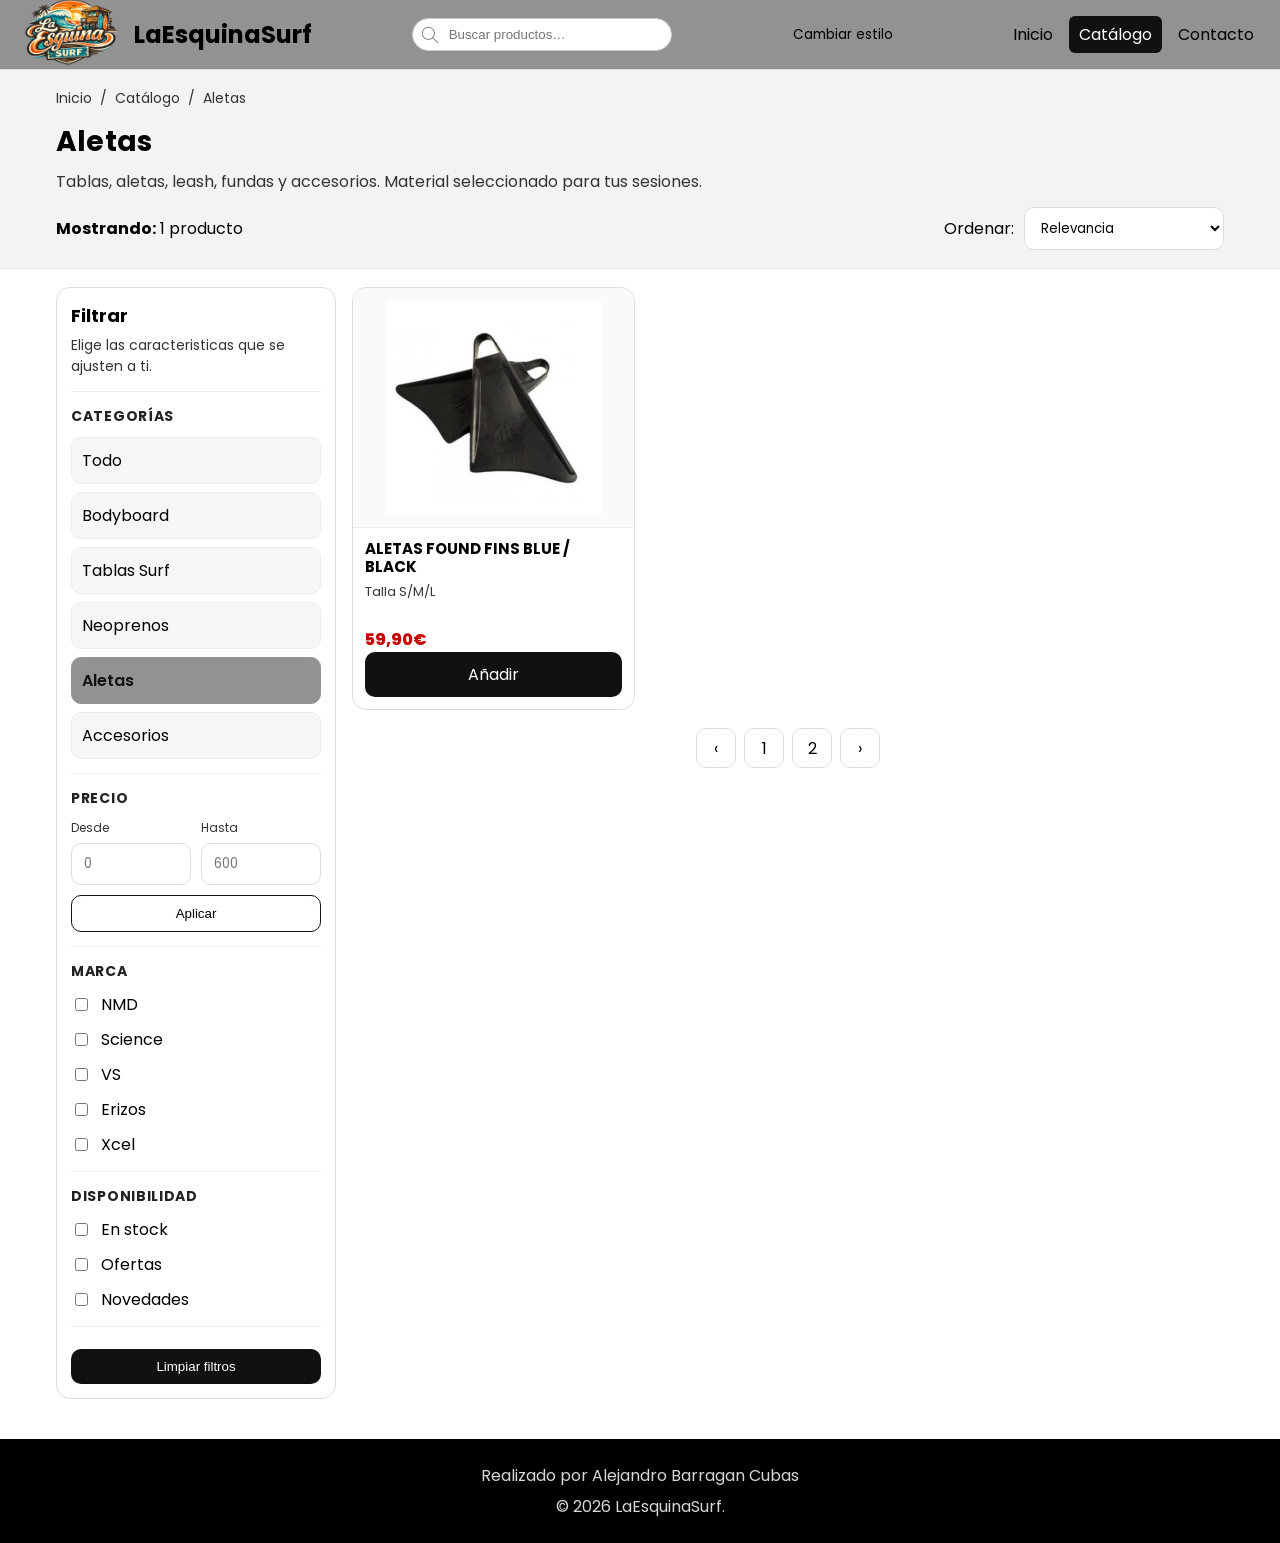
<file: PROYECTO 2ºTRIMESTRE/Paginas/Catalogos/catalogoaletas.html>
<!DOCTYPE html>
<html lang="en">
<head>
    <meta charset="UTF-8">
    <meta name="viewport" content="width=device-width, initial-scale=1.0">
  
  <title>LaEsquinaSurf | Catálogo</title>
  <link rel="shortcut icon" href="../../imagenes/LOGO.png" type="image/x-icon">

  <!-- Google Fonts -->
  <link rel="preconnect" href="https://fonts.googleapis.com">
  <link rel="preconnect" href="https://fonts.gstatic.com" crossorigin>
  <link href="https://fonts.googleapis.com/css2?family=Poppins:wght@100;200;300;400;500;600;700;800;900&display=swap" rel="stylesheet">

  <link rel="stylesheet" href="../../CSS/estilocatalogo.css" />
</head>

<body id="pagina" class="claro">
  <!-- ===== HEADER  ===== -->
  <header class="header">
    <div class="nombre-tienda">
      <a class="logo" href="../../index.html">
        <img src="../../imagenes/LOGO.png" alt="Logo LaEsquinaSurf">
        <h2>LaEsquinaSurf</h2>
      </a>
    </div>

    <div class="buscador">
      <img class="icono-lupa" src="../../imagenes/lupa.png" alt="Buscar">
      <input id="buscar" type="text" placeholder="Buscar productos…">
    </div>

    <button onclick="cambiarModo()" id="botonModo" class="btn-modo">Cambiar estilo</button>


   <nav class="nav" aria-label="Navegación principal">
      <a href="../../index.html">Inicio</a>
      <a class="is-active" href="catalogo.html">Catálogo</a>
      <a href="../contacto/contacto.html">Contacto</a>
    
</a>
    </nav>
  </header>

  <main>
    <!-- ===== portada / CABECERA DE CATEGORÍA ===== -->
    <section class="catalogo-portada">
      <div class="catalogo-portada-interior">
        <nav class="Directorio" aria-label="Directorio">
          <a href="index.html">Inicio</a>
          <span aria-hidden="true">/</span>
          <span>Catálogo</span>
          <span aria-hidden="true">/</span>
          <span>Aletas</span>
        </nav>

        <div class="titulo-catalogo">
          <h1>Aletas</h1>
          <p>Tablas, aletas, leash, fundas y accesorios. Material seleccionado para tus sesiones.</p>
        </div>

        <div class="contar-productos">
          <div class="resultados">
            <strong>Mostrando:</strong> 1 producto
          </div>

          <label class="ordenar">
            <span>Ordenar:</span>
            <select>
              <option value="relevancia">Relevancia</option>
              <option value="precio-asc">Precio: menor a mayor</option>
              <option value="precio-desc">Precio: mayor a menor</option>
              <option value="novedades">Novedades</option>
            </select>
          </label>
        </div>
      </div>
    </section>

    <!--  LAYOUT FILTROS  LISTADO  -->
    <section class="catalogo">
      <!-- ASIDE FILTROS -->
      <aside class="filtros" aria-label="Filtros del catálogo">
        <div class="filtro-bloque">
          <h2>Filtrar</h2>
          <p class="filtro-ayuda">Elige las caracteristicas que se ajusten a ti.</p>
        </div>

        <div class="filtro-bloque">
          <h3>Categorías</h3>
          <ul class="filtro-lista">
            <li><a class="filtro-link" href="catalogo.html">Todo</a></li>
            <li><a class="filtro-link" href="catalogobodyboard.html">Bodyboard</a></li>
            <li><a class="filtro-link" href="catalogotablas.html">Tablas Surf</a></li>
            <li><a class="filtro-link" href="catalogoneoprenos.html">Neoprenos</a></li>
            <li><a class="filtro-link is-active" href="catalogoaletas.html">Aletas</a></li>
            <li><a class="filtro-link" href="catalogoaccesorios.html">Accesorios</a></li>
          </ul>
        </div>

        <div class="filtro-bloque">
          <h3>Precio</h3>
          <div class="precio-flex">
            <label>
              <span>Desde</span>
              <input type="number" min="0" step="1" placeholder="0">
            </label>
            <label>
              <span>Hasta</span>
              <input type="number" min="0" step="1" placeholder="600">
            </label>
          </div>
          <button class="btn-sec" type="button">Aplicar</button>
        </div>

        <div class="filtro-bloque">
          <h3>Marca</h3>
          <label class="check"><input type="checkbox"> NMD</label>
          <label class="check"><input type="checkbox"> Science</label>
          <label class="check"><input type="checkbox"> VS</label>
          <label class="check"><input type="checkbox"> Erizos</label>
          <label class="check"><input type="checkbox"> Xcel</label>
        </div>

        <div class="filtro-bloque">
          <h3>Disponibilidad</h3>
          <label class="check"><input type="checkbox"> En stock</label>
          <label class="check"><input type="checkbox"> Ofertas</label>
          <label class="check"><input type="checkbox"> Novedades</label>
        </div>

        <div class="filtro-bloque">
          <button class="btn" type="button">Limpiar filtros</button>
        </div>
      </aside>

      <!-- LISTADO PRODUCTOS -->
      <section class="listado" aria-label="Listado de productos">
        <div class="productos-flex">

          <article class="producto">
            <a class="producto-media" href="#">
              <img src="../../imagenes/alETAS.jpg" alt="Accesorios">
            </a>
            <div class="producto-info">
              <h3 class="producto-nombre">ALETAS FOUND FINS BLUE / BLACK</h3>
              <p class="producto-desc">Talla S/M/L</p>
              <div class="producto-meta">
                <span class="precio">59,90€</span>
              </div>
              <a class="btn-add" href="#">Añadir</a>
            </div>
          </article>
        </div>

        <!-- PAGINACIÓN -->
        <nav class="paginacion" aria-label="Paginación">
          <a class="pag-btn" href="#" aria-disabled="true">‹</a>
          <a class="pag-num" href="catalogo.html">1</a>
          <a class="pag-num" href="catalogo2.html">2</a>
         
          <a class="pag-btn" href="#">›</a>
        </nav>
      </section>
    </section>
  </main>

  <!-- FOOTER  -->
  <footer class="footer">
    <div class="footer-bottom">
      <p>Realizado por Alejandro Barragan Cubas</p>
      <p>© 2026 LaEsquinaSurf.</p>
    </div>
  </footer>

<script src="../../JS/fase5.js"></script>


</body>
</html>
</file>
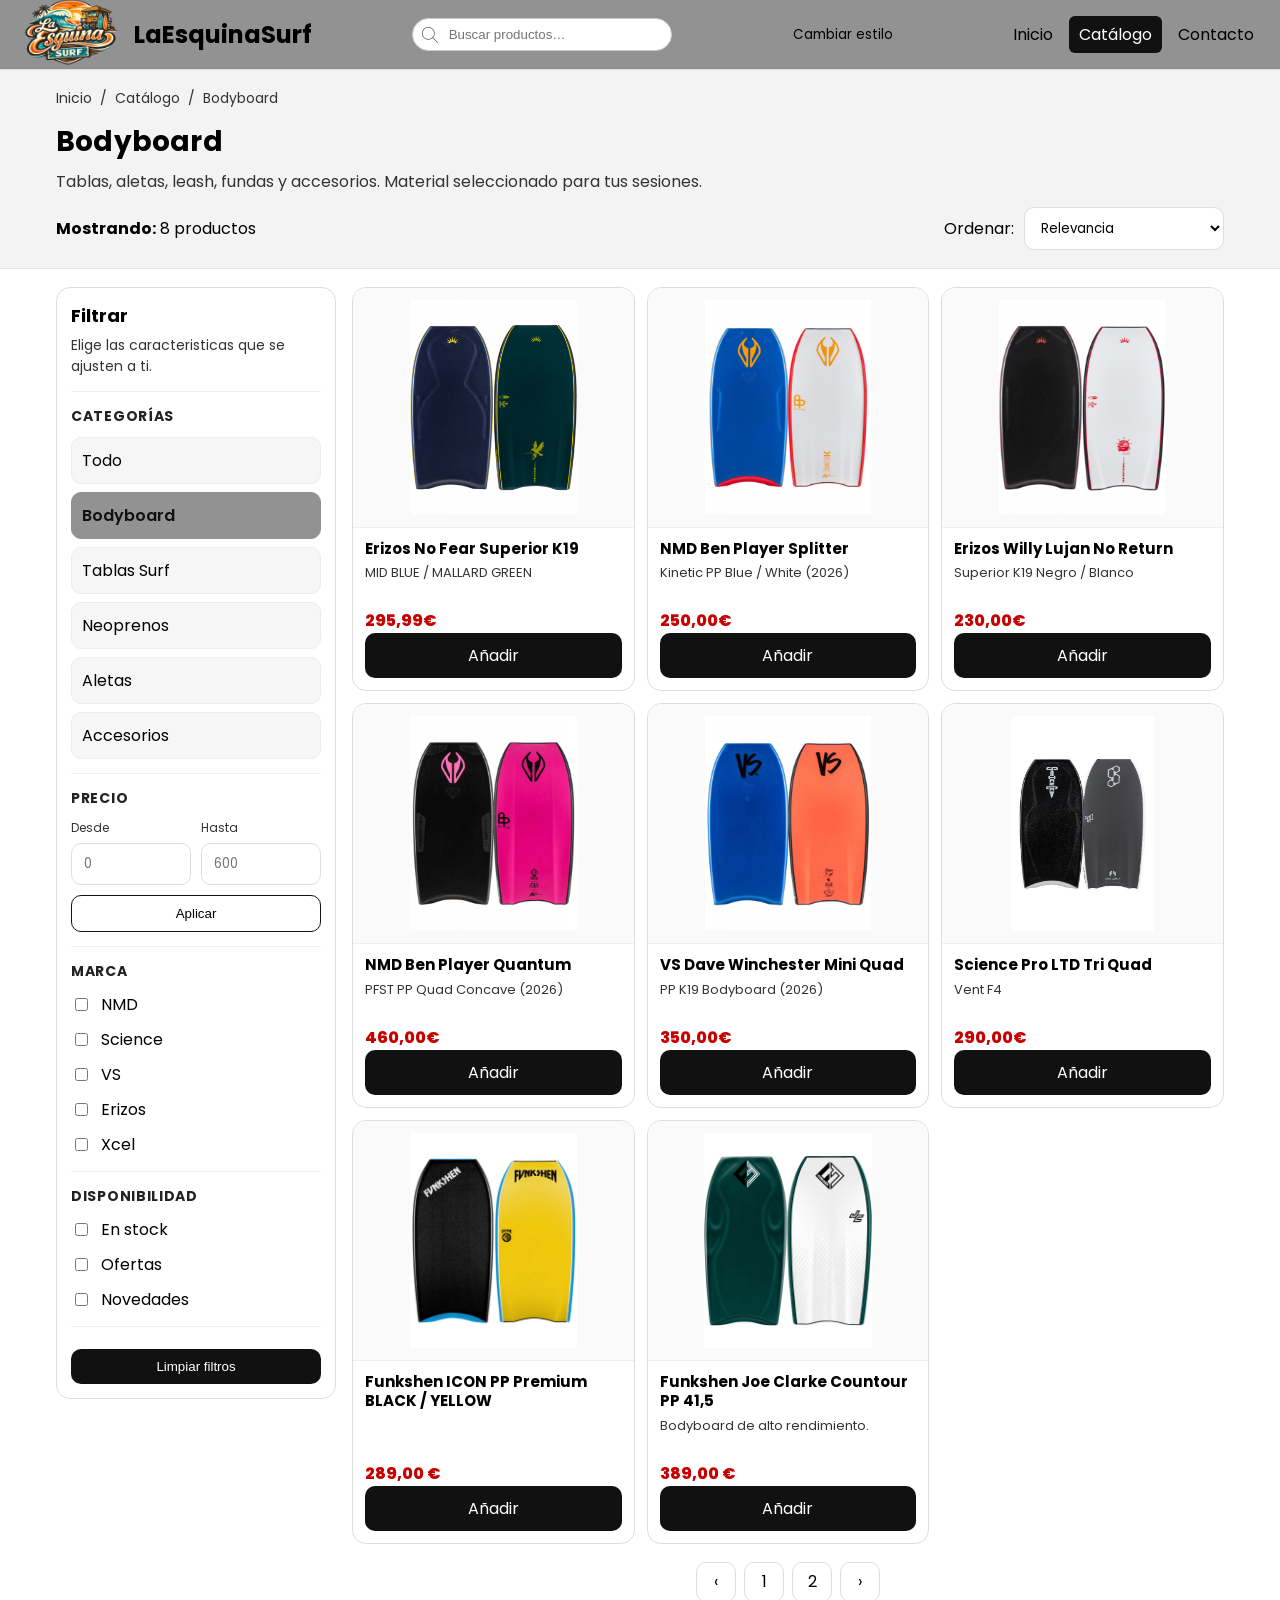
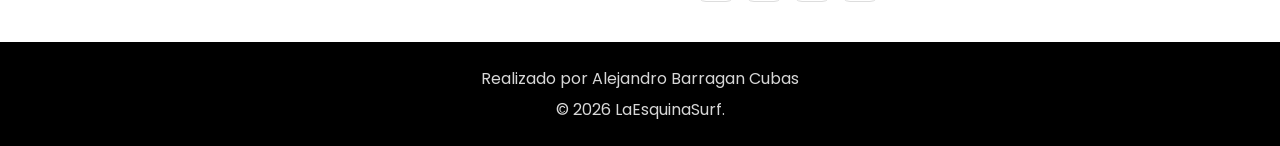
<file: PROYECTO 2ºTRIMESTRE/Paginas/Catalogos/catalogobodyboard.html>
<!DOCTYPE html>
<html lang="en">
<head>
    <meta charset="UTF-8">
    <meta name="viewport" content="width=device-width, initial-scale=1.0">
  
  <title>LaEsquinaSurf | Catálogo</title>
  <link rel="shortcut icon" href="../../imagenes/LOGO.png" type="image/x-icon">

  <!-- Google Fonts -->
  <link rel="preconnect" href="https://fonts.googleapis.com">
  <link rel="preconnect" href="https://fonts.gstatic.com" crossorigin>
  <link href="https://fonts.googleapis.com/css2?family=Poppins:wght@100;200;300;400;500;600;700;800;900&display=swap" rel="stylesheet">

  <link rel="stylesheet" href="../../CSS/estilocatalogo.css" />
</head>



<body id="pagina" class="claro">
  <!-- ===== HEADER  ===== -->
  <header class="header">
    <div class="nombre-tienda">
     <a class="logo" href="../../index.html">
        <img src="../../imagenes/LOGO.png" alt="Logo LaEsquinaSurf">
        <h2>LaEsquinaSurf</h2>
      </a>
    </div>

    <div class="buscador">
      <img class="icono-lupa" src="../../imagenes/lupa.png" alt="Buscar">
      <input id="buscar" type="text" placeholder="Buscar productos…">
    </div>
    
    <button onclick="cambiarModo()" id="botonModo" class="btn-modo">Cambiar estilo</button>


<nav class="nav" aria-label="Navegación principal">
      <a href="../../index.html">Inicio</a>
      <a class="is-active" href="catalogo.html">Catálogo</a>
      <a href="../contacto/contacto.html">Contacto</a>
      
</a>
    </nav>
  </header>

  <main>
    <!-- ===== portada / CABECERA DE CATEGORÍA ===== -->
    <section class="catalogo-portada">
      <div class="catalogo-portada-interior">
        <nav class="Directorio" aria-label="Directorio">
          <a href="index.html">Inicio</a>
          <span aria-hidden="true">/</span>
          <span>Catálogo</span>
          <span aria-hidden="true">/</span>
          <span>Bodyboard</span>
        </nav>

        <div class="titulo-catalogo">
          <h1>Bodyboard</h1>
          <p>Tablas, aletas, leash, fundas y accesorios. Material seleccionado para tus sesiones.</p>
        </div>

        <div class="contar-productos">
          <div class="resultados">
            <strong>Mostrando:</strong> 8 productos
          </div>

          <label class="ordenar">
            <span>Ordenar:</span>
            <select>
              <option value="relevancia">Relevancia</option>
              <option value="precio-asc">Precio: menor a mayor</option>
              <option value="precio-desc">Precio: mayor a menor</option>
              <option value="novedades">Novedades</option>
            </select>
          </label>
        </div>
      </div>
    </section>

    <!--  LAYOUT FILTROS  LISTADO  -->
    <section class="catalogo">
      <!-- ASIDE FILTROS -->
      <aside class="filtros" aria-label="Filtros del catálogo">
        <div class="filtro-bloque">
          <h2>Filtrar</h2>
          <p class="filtro-ayuda">Elige las caracteristicas que se ajusten a ti.</p>
        </div>

        <div class="filtro-bloque">
          <h3>Categorías</h3>
          <ul class="filtro-lista">
            <li><a class="filtro-link" href="catalogo.html">Todo</a></li>
            <li><a class="filtro-link is-active" href="catalogobodyboard.html">Bodyboard</a></li>
            <li><a class="filtro-link" href="catalogotablas.html">Tablas Surf</a></li>
            <li><a class="filtro-link" href="catalogoneoprenos.html">Neoprenos</a></li>
            <li><a class="filtro-link" href="catalogoaletas.html">Aletas</a></li>
            <li><a class="filtro-link" href="catalogoaccesorios.html">Accesorios</a></li>
          </ul>
        </div>

        <div class="filtro-bloque">
          <h3>Precio</h3>
          <div class="precio-flex">
            <label>
              <span>Desde</span>
              <input type="number" min="0" step="1" placeholder="0">
            </label>
            <label>
              <span>Hasta</span>
              <input type="number" min="0" step="1" placeholder="600">
            </label>
          </div>
          <button class="btn-sec" type="button">Aplicar</button>
        </div>

        <div class="filtro-bloque">
          <h3>Marca</h3>
          <label class="check"><input type="checkbox"> NMD</label>
          <label class="check"><input type="checkbox"> Science</label>
          <label class="check"><input type="checkbox"> VS</label>
          <label class="check"><input type="checkbox"> Erizos</label>
          <label class="check"><input type="checkbox"> Xcel</label>
        </div>

        <div class="filtro-bloque">
          <h3>Disponibilidad</h3>
          <label class="check"><input type="checkbox"> En stock</label>
          <label class="check"><input type="checkbox"> Ofertas</label>
          <label class="check"><input type="checkbox"> Novedades</label>
        </div>

        <div class="filtro-bloque">
          <button class="btn" type="button">Limpiar filtros</button>
        </div>
      </aside>

      <!-- LISTADO PRODUCTOS -->
      <section class="listado" aria-label="Listado de productos">
        <div class="productos-flex">
          
          <article class="producto">
            <a class="producto-media" href="#">
              <img src="../../imagenes/Galeria1.png" alt="Bodyboard Erizos No Fear Superior K19">
            </a>
          
            <div class="producto-info">
              <h3 class="producto-nombre">Erizos No Fear Superior K19</h3>
              <p class="producto-desc">MID BLUE / MALLARD GREEN</p>
              <div class="producto-meta">
                <span class="precio">295,99€</span>
             </div>
              <a class="btn-add" href="#">Añadir</a>
            </div>    
          </article>

          <article class="producto">
            <a class="producto-media" href="#">
              <img src="../../imagenes/Galeria2.png" alt="NMD Ben Player Splitter Channel Kinetic PP">
            </a>
            <div class="producto-info">
              <h3 class="producto-nombre">NMD Ben Player Splitter</h3>
              <p class="producto-desc">Kinetic PP Blue / White (2026)</p>
              <div class="producto-meta">
                <span class="precio">250,00€</span>
              </div>
              <a class="btn-add" href="#">Añadir</a>
            </div>
          </article>

          <article class="producto">
            <a class="producto-media" href="#">
              <img src="../../imagenes/Galeria3.png" alt="Erizos Willy Lujan No Return Superior K19">
            </a>
            <div class="producto-info">
              <h3 class="producto-nombre">Erizos Willy Lujan No Return</h3>
              <p class="producto-desc">Superior K19 Negro / Blanco</p>
              <div class="producto-meta">
                <span class="precio">230,00€</span>
              </div>
              <a class="btn-add" href="#">Añadir</a>
            </div>
          </article>

          <article class="producto">
            <a class="producto-media" href="#">
              <img src="../../imagenes/galeria4.png" alt="NMD Ben Player Quantum PFST">
            </a>
            <div class="producto-info">
              <h3 class="producto-nombre">NMD Ben Player Quantum</h3>
              <p class="producto-desc">PFST PP Quad Concave (2026)</p>
              <div class="producto-meta">
                <span class="precio">460,00€</span>
              </div>
              <a class="btn-add" href="#">Añadir</a>
            </div>
          </article>

          <article class="producto">
            <a class="producto-media" href="#">
              <img src="../../imagenes/Galrai5.png" alt="VS Dave Winchester Mini Quad PP K19">
            </a>
            <div class="producto-info">
              <h3 class="producto-nombre">VS Dave Winchester Mini Quad</h3>
              <p class="producto-desc">PP K19 Bodyboard (2026)</p>
              <div class="producto-meta">
                <span class="precio">350,00€</span>
              </div>
              <a class="btn-add" href="#">Añadir</a>
            </div>
          </article>

          <article class="producto">
            <a class="producto-media" href="#">
              <img src="../../imagenes/Galaraia10.jpg" alt="Bodyboard Science Pro LTD Tri Quad Vent F4">
            </a>
            <div class="producto-info">
              <h3 class="producto-nombre">Science Pro LTD Tri Quad</h3>
              <p class="producto-desc">Vent F4</p>
              <div class="producto-meta">
                <span class="precio">290,00€</span>
              </div>
              <a class="btn-add" href="#">Añadir</a>
            </div>
          </article>

          <article class="producto">
            <a class="producto-media" href="#">
              <img src="../../imagenes/boogiecata2.png" alt="Funkshen ICON PP Premium BLACK / YELLOW">
            </a>
            <div class="producto-info">
              <h3 class="producto-nombre">Funkshen ICON PP Premium BLACK / YELLOW</h3>
              <p class="producto-desc"></p>
              <div class="producto-meta">
                <span class="precio">289,00 €</span>
              </div>
              <a class="btn-add" href="#">Añadir</a>
            </div>
          </article>

          <article class="producto">
            <a class="producto-media" href="#">
              <img src="../../imagenes/Bodyboardcata2.png" alt="Funkshen Joe Clarke Countour PP 41,5">
            </a>
            <div class="producto-info">
              <h3 class="producto-nombre">Funkshen Joe Clarke Countour PP 41,5</h3>
              <p class="producto-desc">Bodyboard de alto rendimiento. 
             </p>
              <div class="producto-meta">
                <span class="precio">389,00 €</span>
              </div>
              <a class="btn-add" href="#">Añadir</a>
            </div>
          </article>

        </div>

        <!-- PAGINACIÓN -->
        <nav class="paginacion" aria-label="Paginación">
          <a class="pag-btn" href="#" aria-disabled="true">‹</a>
          <a class="pag-num" href="catalogo.html">1</a>
          <a class="pag-num" href="catalogo2.html">2</a>
         
          <a class="pag-btn" href="#">›</a>
        </nav>
      </section>
    </section>
  </main>

  <!-- FOOTER  -->
  <footer class="footer">
    <div class="footer-bottom">
      <p>Realizado por Alejandro Barragan Cubas</p>
      <p>© 2026 LaEsquinaSurf.</p>
    </div>
  </footer>

<script src="../../JS/fase5.js"></script>


</body>
</html>
</file>
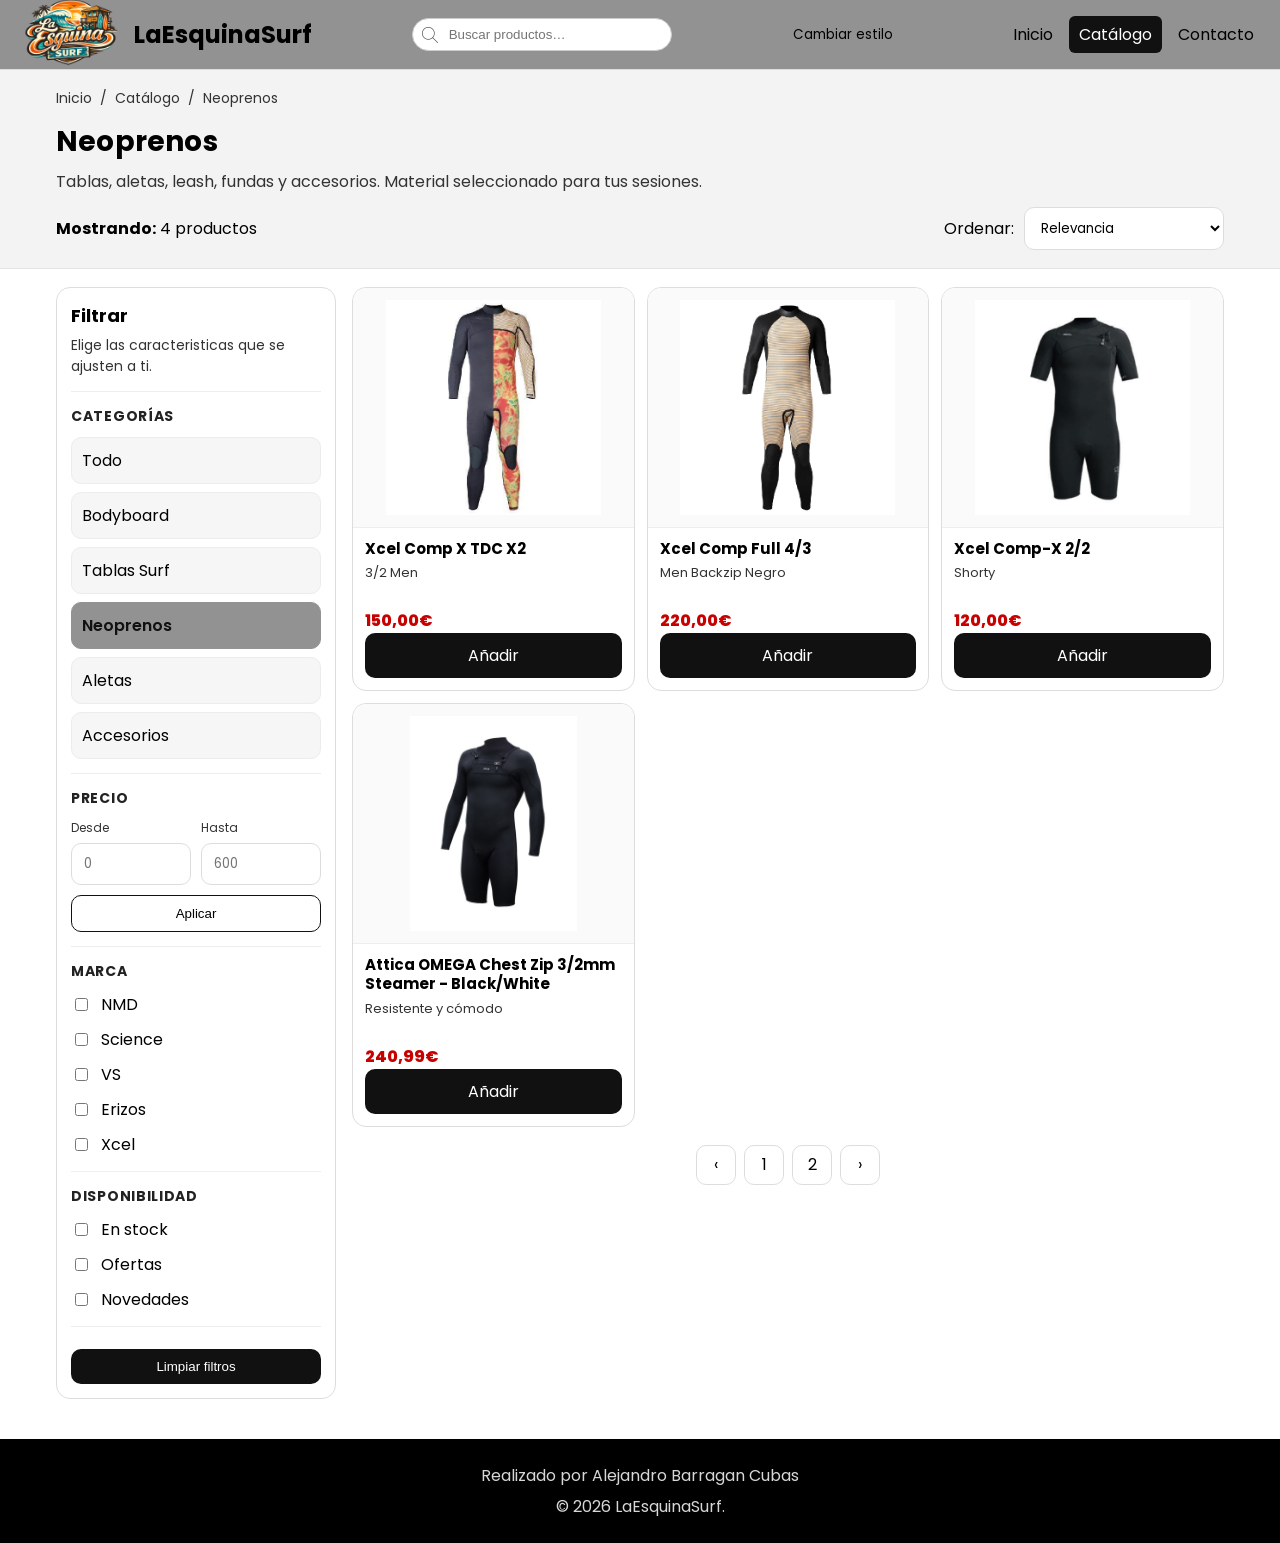
<file: PROYECTO 2ºTRIMESTRE/Paginas/Catalogos/catalogoneoprenos.html>
<!DOCTYPE html>
<html lang="en">
<head>
    <meta charset="UTF-8">
    <meta name="viewport" content="width=device-width, initial-scale=1.0">

  <title>LaEsquinaSurf | Catálogo</title>
  <link rel="shortcut icon" href="../../imagenes/LOGO.png" type="image/x-icon">

  <!-- Google Fonts -->
  <link rel="preconnect" href="https://fonts.googleapis.com">
  <link rel="preconnect" href="https://fonts.gstatic.com" crossorigin>
  <link href="https://fonts.googleapis.com/css2?family=Poppins:wght@100;200;300;400;500;600;700;800;900&display=swap" rel="stylesheet">

  <link rel="stylesheet" href="../../CSS/estilocatalogo.css" />
</head>



<body id="pagina" class="claro">
  <!-- ===== HEADER  ===== -->
  <header class="header">
    <div class="nombre-tienda">
      <a class="logo" href="../../index.html">
        <img src="../../imagenes/LOGO.png" alt="Logo LaEsquinaSurf">
        <h2>LaEsquinaSurf</h2>
      </a>
    </div>

    <div class="buscador">
      <img class="icono-lupa" src="../../imagenes/lupa.png" alt="Buscar">
      <input id="buscar" type="text" placeholder="Buscar productos…">
    </div>

    <button onclick="cambiarModo()" id="botonModo" class="btn-modo">Cambiar estilo</button>


    <nav class="nav" aria-label="Navegación principal">
      <a href="../../index.html">Inicio</a>
      <a class="is-active" href="catalogo.html">Catálogo</a>
      <a href="../contacto/contacto.html">Contacto</a>
     
</a>
    </nav>
  </header>

  <main>
    <!-- ===== portada / CABECERA DE CATEGORÍA ===== -->
    <section class="catalogo-portada">
      <div class="catalogo-portada-interior">
        <nav class="Directorio" aria-label="Directorio">
          <a href="index.html">Inicio</a>
          <span aria-hidden="true">/</span>
          <span>Catálogo</span>
          <span aria-hidden="true">/</span>
          <span>Neoprenos</span>
        </nav>

        <div class="titulo-catalogo">
          <h1>Neoprenos</h1>
          <p>Tablas, aletas, leash, fundas y accesorios. Material seleccionado para tus sesiones.</p>
        </div>

        <div class="contar-productos">
          <div class="resultados">
            <strong>Mostrando:</strong> 4 productos
          </div>

          <label class="ordenar">
            <span>Ordenar:</span>
            <select>
              <option value="relevancia">Relevancia</option>
              <option value="precio-asc">Precio: menor a mayor</option>
              <option value="precio-desc">Precio: mayor a menor</option>
              <option value="novedades">Novedades</option>
            </select>
          </label>
        </div>
      </div>
    </section>

    <!--  LAYOUT FILTROS  LISTADO  -->
    <section class="catalogo">
      <!-- ASIDE FILTROS -->
      <aside class="filtros" aria-label="Filtros del catálogo">
        <div class="filtro-bloque">
          <h2>Filtrar</h2>
          <p class="filtro-ayuda">Elige las caracteristicas que se ajusten a ti.</p>
        </div>

        <div class="filtro-bloque">
          <h3>Categorías</h3>
          <ul class="filtro-lista">
            <li><a class="filtro-link" href="catalogo.html">Todo</a></li>
            <li><a class="filtro-link" href="catalogobodyboard.html">Bodyboard</a></li>
            <li><a class="filtro-link" href="catalogotablas.html">Tablas Surf</a></li>
            <li><a class="filtro-link is-active" href="catalogoneoprenos.html">Neoprenos</a></li>
            <li><a class="filtro-link" href="catalogoaletas.html">Aletas</a></li>
            <li><a class="filtro-link" href="#">Accesorios</a></li>
          </ul>
        </div>

        <div class="filtro-bloque">
          <h3>Precio</h3>
          <div class="precio-flex">
            <label>
              <span>Desde</span>
              <input type="number" min="0" step="1" placeholder="0">
            </label>
            <label>
              <span>Hasta</span>
              <input type="number" min="0" step="1" placeholder="600">
            </label>
          </div>
          <button class="btn-sec" type="button">Aplicar</button>
        </div>

        <div class="filtro-bloque">
          <h3>Marca</h3>
          <label class="check"><input type="checkbox"> NMD</label>
          <label class="check"><input type="checkbox"> Science</label>
          <label class="check"><input type="checkbox"> VS</label>
          <label class="check"><input type="checkbox"> Erizos</label>
          <label class="check"><input type="checkbox"> Xcel</label>
        </div>

        <div class="filtro-bloque">
          <h3>Disponibilidad</h3>
          <label class="check"><input type="checkbox"> En stock</label>
          <label class="check"><input type="checkbox"> Ofertas</label>
          <label class="check"><input type="checkbox"> Novedades</label>
        </div>

        <div class="filtro-bloque">
          <button class="btn" type="button">Limpiar filtros</button>
        </div>
      </aside>

      <!-- LISTADO PRODUCTOS -->
      <section class="listado" aria-label="Listado de productos">
        <div class="productos-flex">

          <article class="producto">
            <a class="producto-media" href="#">
              <img src="../../imagenes/Gslaria6.jpg" alt="Traje Xcel Comp X TDC X2 3/2 Men">
            </a>
            <div class="producto-info">
              <h3 class="producto-nombre">Xcel Comp X TDC X2</h3>
              <p class="producto-desc">3/2 Men</p>
              <div class="producto-meta">
                <span class="precio">150,00€</span>
              </div>
              <a class="btn-add" href="#">Añadir</a>
            </div>
          </article>

          <article class="producto">
            <a class="producto-media" href="#">
              <img src="../../imagenes/Galeria7.png" alt="Traje Xcel Comp Full 4/3 Men Backzip Negro">
            </a>
            <div class="producto-info">
              <h3 class="producto-nombre">Xcel Comp Full 4/3</h3>
              <p class="producto-desc">Men Backzip Negro</p>
              <div class="producto-meta">
                <span class="precio">220,00€</span>
              </div>
              <a class="btn-add" href="#">Añadir</a>
            </div>
          </article>

          <article class="producto">
            <a class="producto-media" href="#">
              <img src="../../imagenes/galeria8.jpg" alt="Traje Xcel Comp-X 2/2 Shorty">
            </a>
            <div class="producto-info">
              <h3 class="producto-nombre">Xcel Comp-X 2/2</h3>
              <p class="producto-desc">Shorty</p>
              <div class="producto-meta">
                <span class="precio">120,00€</span>
              </div>
              <a class="btn-add" href="#">Añadir</a>
            </div>
          </article>

          <article class="producto">
            <a class="producto-media" href="#">
              <img src="../../imagenes/neopreno.png" alt="Neopreno">
            </a>
            <div class="producto-info">
              <h3 class="producto-nombre">Attica OMEGA Chest Zip 3/2mm Steamer - Black/White</h3>
              <p class="producto-desc">Resistente y cómodo</p>
              <div class="producto-meta">
                <span class="precio">240,99€</span>
              </div>
              <a class="btn-add" href="#">Añadir</a>
            </div>
          </article>

        </div>

        <!-- PAGINACIÓN -->
        <nav class="paginacion" aria-label="Paginación">
          <a class="pag-btn" href="#" aria-disabled="true">‹</a>
          <a class="pag-num" href="catalogo.html">1</a>
          <a class="pag-num" href="catalogo2.html">2</a>
         
          <a class="pag-btn" href="#">›</a>
        </nav>
      </section>
    </section>
  </main>

  <!-- FOOTER  -->
  <footer class="footer">
    <div class="footer-bottom">
      <p>Realizado por Alejandro Barragan Cubas</p>
      <p>© 2026 LaEsquinaSurf.</p>
    </div>
  </footer>

<script src="../../JS/fase5.js"></script>


</body>
</html>
</file>
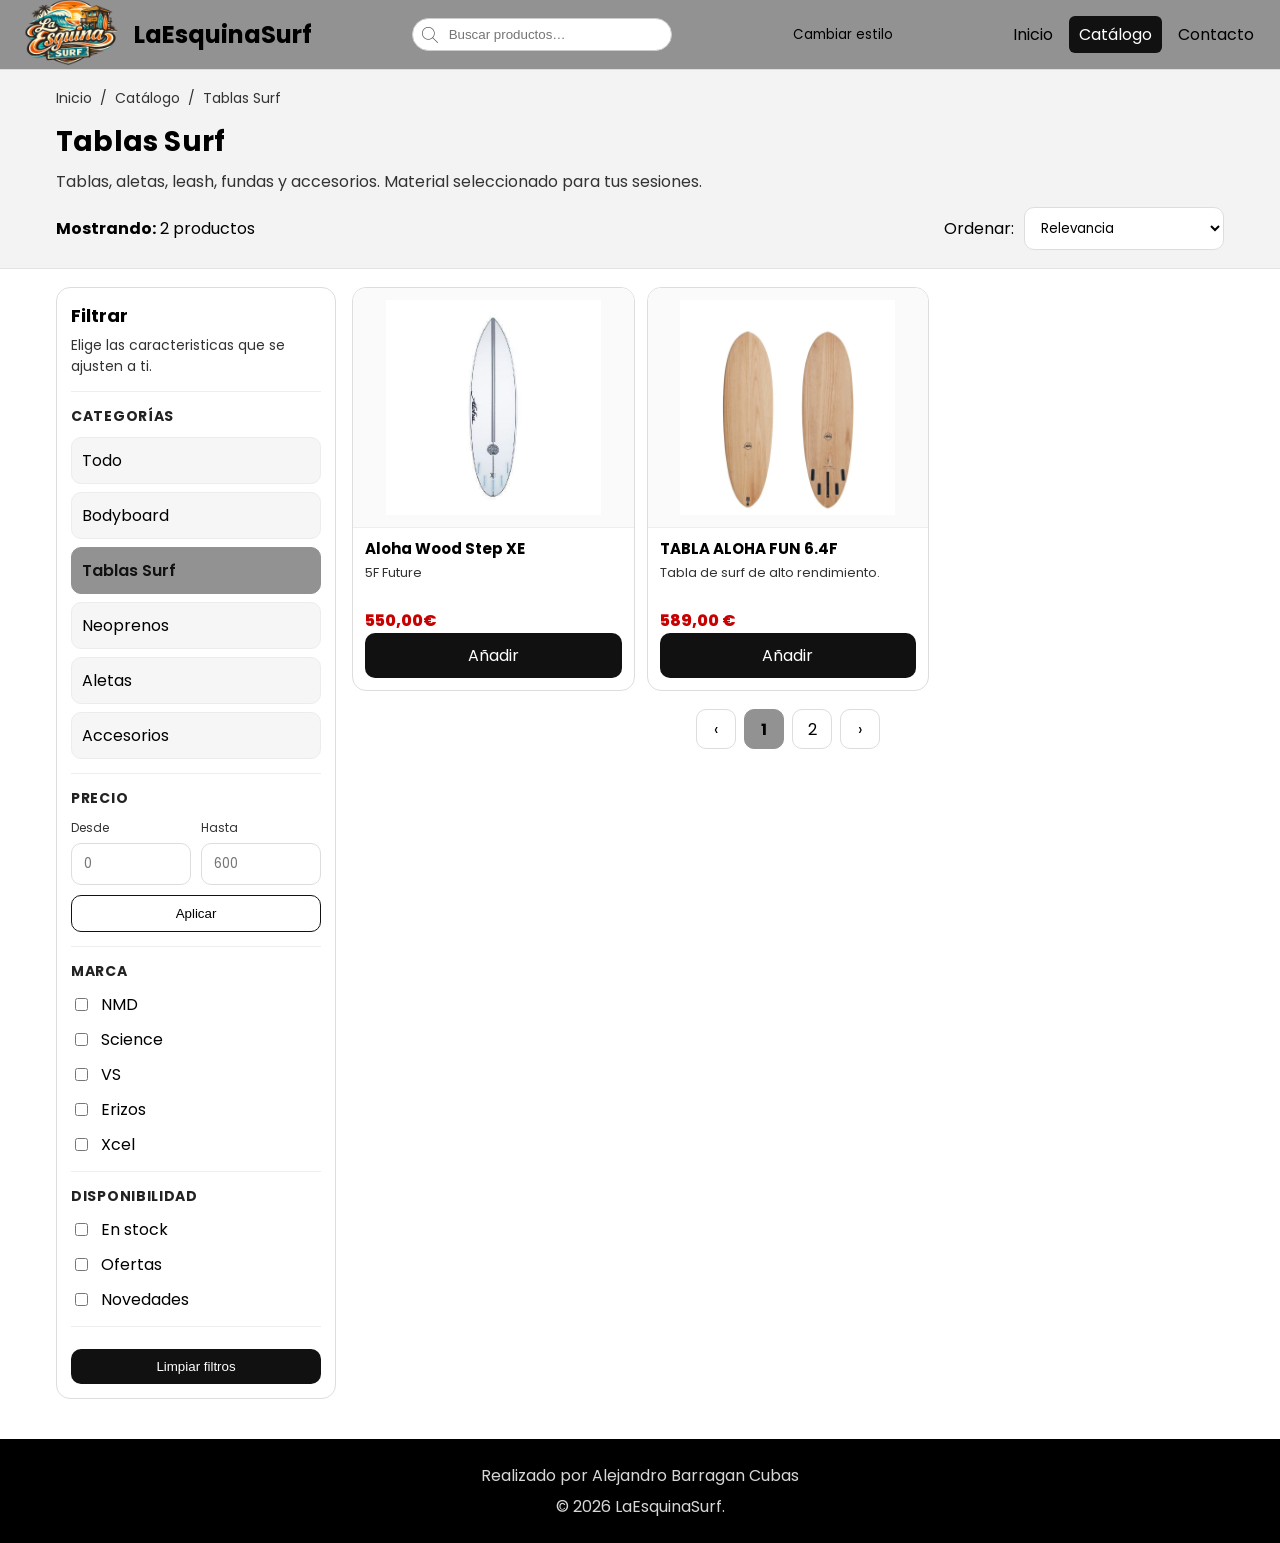
<file: PROYECTO 2ºTRIMESTRE/Paginas/Catalogos/catalogotablas.html>
<!DOCTYPE html>
<html lang="en">
<head>
    <meta charset="UTF-8">
    <meta name="viewport" content="width=device-width, initial-scale=1.0">
  
  <title>LaEsquinaSurf | Catálogo</title>
  <link rel="shortcut icon" href="../../imagenes/LOGO.png" type="image/x-icon">

  <!-- Google Fonts -->
  <link rel="preconnect" href="https://fonts.googleapis.com">
  <link rel="preconnect" href="https://fonts.gstatic.com" crossorigin>
  <link href="https://fonts.googleapis.com/css2?family=Poppins:wght@100;200;300;400;500;600;700;800;900&display=swap" rel="stylesheet">

  <link rel="stylesheet" href="../../CSS/estilocatalogo.css" />
</head>


<body id="pagina" class="claro">
  <!-- ===== HEADER  ===== -->
  <header class="header">
    <div class="nombre-tienda">
      <a class="logo" href="../../index.html">
        <img src="../../imagenes/LOGO.png" alt="Logo LaEsquinaSurf">
        <h2>LaEsquinaSurf</h2>
      </a>
    </div>

    <div class="buscador">
      <img class="icono-lupa" src="../../imagenes/lupa.png" alt="Buscar">
      <input id="buscar" type="text" placeholder="Buscar productos…">
    </div>

    <button onclick="cambiarModo()" id="botonModo" class="btn-modo">Cambiar estilo</button>


    <nav class="nav" aria-label="Navegación principal">
      <a href="../../index.html">Inicio</a>
      <a class="is-active" href="catalogo.html">Catálogo</a>
      <a href="../contacto/contacto.html">Contacto</a>
     
</a>
    </nav>
  </header>

  <main>
    <!-- ===== portada / CABECERA DE CATEGORA ===== -->
    <section class="catalogo-portada">
      <div class="catalogo-portada-interior">
        <nav class="Directorio" aria-label="Directorio">
          <a href="index.html">Inicio</a>
          <span aria-hidden="true">/</span>
          <span>Catálogo</span>
          <span aria-hidden="true">/</span>
          <span>Tablas Surf</span>
        </nav>

        <div class="titulo-catalogo">
          <h1>Tablas Surf</h1>
          <p>Tablas, aletas, leash, fundas y accesorios. Material seleccionado para tus sesiones.</p>
        </div>

        <div class="contar-productos">
          <div class="resultados">
            <strong>Mostrando:</strong> 2 productos
          </div>

          <label class="ordenar">
            <span>Ordenar:</span>
            <select>
              <option value="relevancia">Relevancia</option>
              <option value="precio-asc">Precio: menor a mayor</option>
              <option value="precio-desc">Precio: mayor a menor</option>
              <option value="novedades">Novedades</option>
            </select>
          </label>
        </div>
      </div>
    </section>

    <!--  LAYOUT FILTROS + LISTADO  -->
    <section class="catalogo">

      <!-- ASIDE FILTROS -->
      <aside class="filtros" aria-label="Filtros del catálogo">
        <div class="filtro-bloque">
          <h2>Filtrar</h2>
          <p class="filtro-ayuda">Elige las caracteristicas que se ajusten a ti.</p>
        </div>

        <div class="filtro-bloque">
          <h3>Categorías</h3>
          <ul class="filtro-lista">
            <li><a class="filtro-link" href="catalogo.html">Todo</a></li>
            <li><a class="filtro-link " href="catalogobodyboard.html">Bodyboard</a></li>
            <li><a class="filtro-link is-active" href="catalogotablas.html">Tablas Surf</a></li>
            <li><a class="filtro-link" href="catalogoneoprenos.html">Neoprenos</a></li>
            <li><a class="filtro-link" href="catalogoaletas.html">Aletas</a></li>
            <li><a class="filtro-link" href="catalogoaccesorios.html">Accesorios</a></li>
          </ul>
        </div>

        <div class="filtro-bloque">
          <h3>Precio</h3>
          <div class="precio-flex">
            <label>
              <span>Desde</span>
              <input type="number" min="0" step="1" placeholder="0">
            </label>
            <label>
              <span>Hasta</span>
              <input type="number" min="0" step="1" placeholder="600">
            </label>
          </div>
          <button class="btn-sec" type="button">Aplicar</button>
        </div>

        <div class="filtro-bloque">
          <h3>Marca</h3>
          <label class="check"><input type="checkbox"> NMD</label>
          <label class="check"><input type="checkbox"> Science</label>
          <label class="check"><input type="checkbox"> VS</label>
          <label class="check"><input type="checkbox"> Erizos</label>
          <label class="check"><input type="checkbox"> Xcel</label>
        </div>

        <div class="filtro-bloque">
          <h3>Disponibilidad</h3>
          <label class="check"><input type="checkbox"> En stock</label>
          <label class="check"><input type="checkbox"> Ofertas</label>
          <label class="check"><input type="checkbox"> Novedades</label>
        </div>

        <div class="filtro-bloque">
          <button class="btn" type="button">Limpiar filtros</button>
        </div>
      </aside>

      <!-- LISTADO PRODUCTOS -->
      <section class="listado" aria-label="Listado de productos">
        <div class="productos-flex">          

          <article class="producto">
            <a class="producto-media" href="#">
              <img src="../../imagenes/Galaeria.jpg" alt="Tabla Aloha Wood Step XE 5F Future">
            </a>

            <div class="producto-info">
              <h3 class="producto-nombre">Aloha Wood Step XE</h3>
              <p class="producto-desc">5F Future</p>
              <div class="producto-meta">
                <span class="precio">550,00€</span>
              </div>
              <a class="btn-add" href="#">Añadir</a>
            </div>
          </article>

          
         <article class="producto">
            <a class="producto-media" href="#">
              <img src="../../imagenes/tabla surf cta 2.png" alt="TABLA ALOHA FUN DIVISION ECOSKIN 6.4F">
            </a>
            <div class="producto-info">
              <h3 class="producto-nombre">TABLA ALOHA FUN 6.4F</h3>
              <p class="producto-desc">Tabla de surf de alto rendimiento. 
             </p>
              <div class="producto-meta">
                <span class="precio">589,00 €</span>
              </div>
              <a class="btn-add" href="#">Añadir</a>
            </div>
          </article>





            </div>
          </article>
        </div>

        <!-- PAGINACION -->
        <nav class="paginacion" aria-label="Paginación">
          <a class="pag-btn" href="#" aria-disabled="true">‹</a>
          <a class="pag-num is-current" href="catalogo.html">1</a>
          <a class="pag-num" href="catalogo2.html">2</a>
         
          <a class="pag-btn" href="#">›</a>
        </nav>
      </section>
    </section>
  </main>

  <!-- FOOTER  -->
  <footer class="footer">
    <div class="footer-bottom">
      <p>Realizado por Alejandro Barragan Cubas</p>
      <p>© 2026 LaEsquinaSurf.</p>
    </div>
  </footer>

<script src="../../JS/fase5.js"></script>


</body>
</html>
</file>
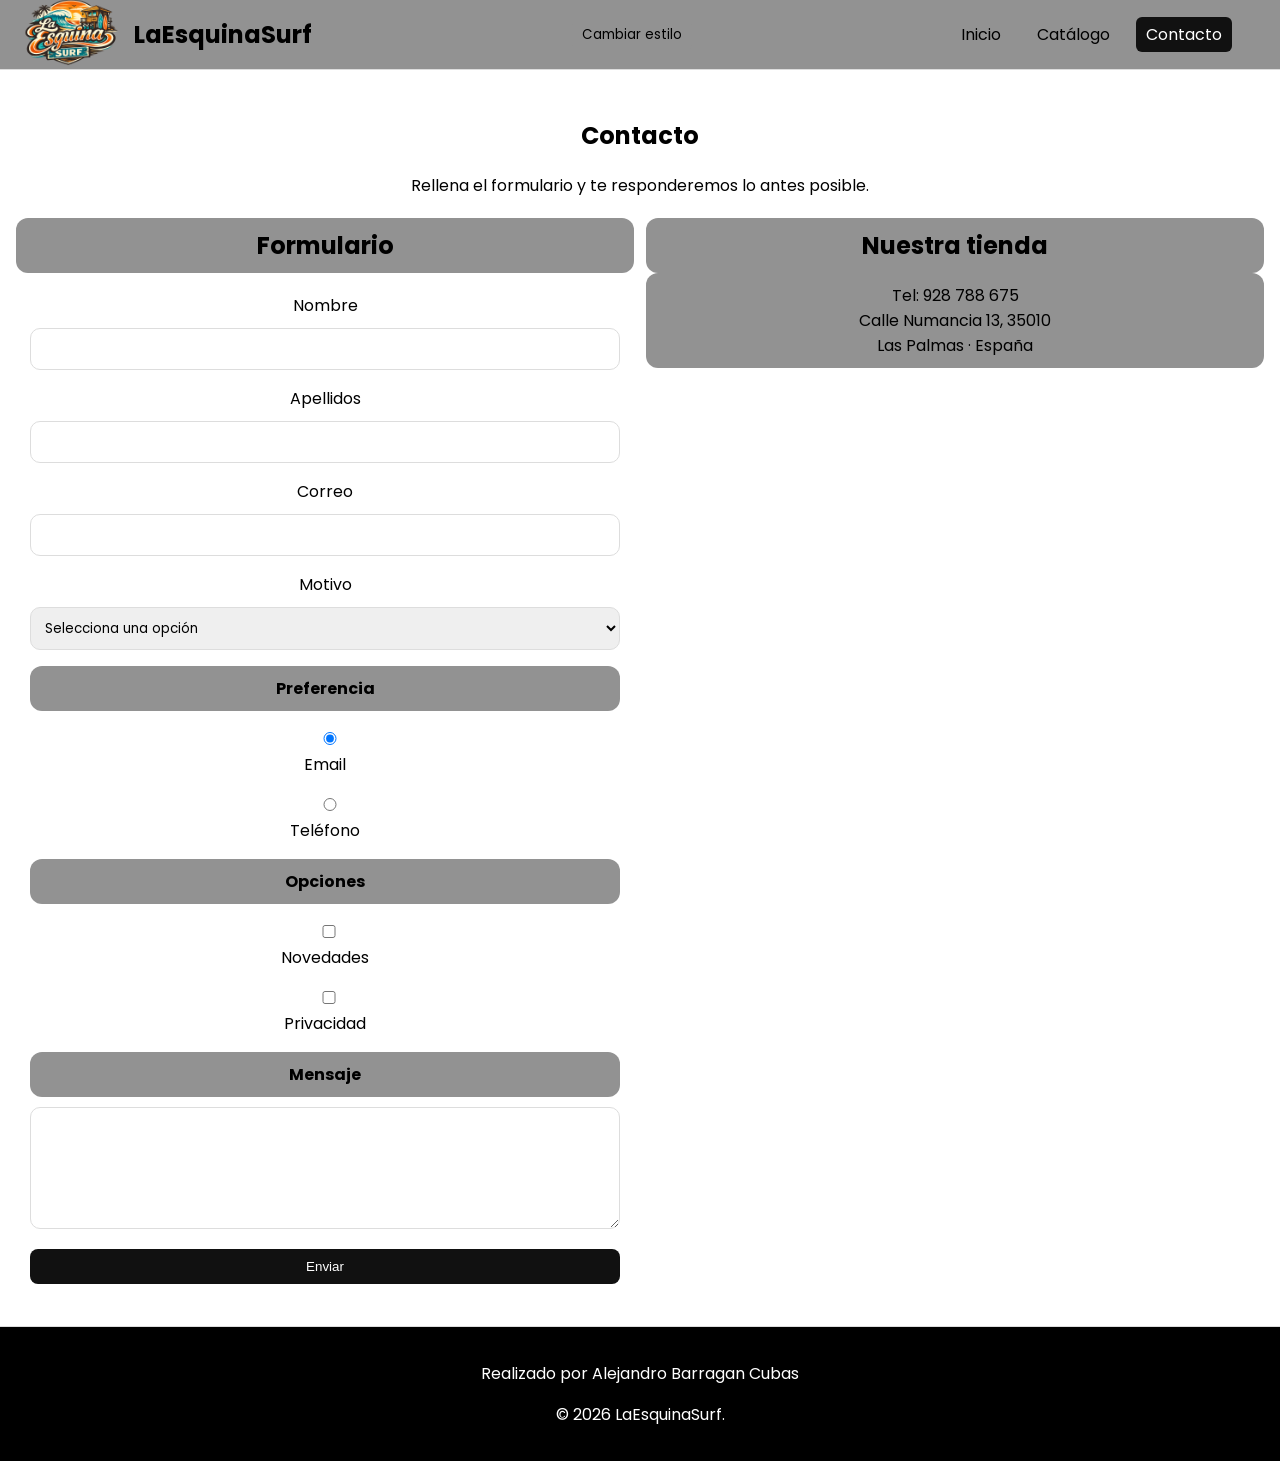
<file: PROYECTO 2ºTRIMESTRE/Paginas/contacto/contacto.html>
<!DOCTYPE html>
<html lang="es">
<head>
    <meta charset="UTF-8">
    <meta name="viewport" content="width=device-width, initial-scale=1.0">
    <title>LaEsquinaSurf | Contacto</title>

    <link rel="shortcut icon" href="../../imagenes/LOGO.png" type="image/x-icon">

<!-- Google Fonts -->
<link rel="preconnect" href="https://fonts.googleapis.com">
<link rel="preconnect" href="https://fonts.gstatic.com" crossorigin>
<link href="https://fonts.googleapis.com/css2?family=Poppins:ital,wght@0,100;0,200;0,300;0,400;0,500;0,600;0,700;0,800;0,900;1,100;1,200;1,300;1,400;1,500;1,600;1,700;1,800;1,900&display=swap" rel="stylesheet">

  <link rel="stylesheet" href="../../CSS/estiloscontacto.css" />
</head>
<body id="pagina" class="claro">

<header class="header">

  <div class="nombre-tienda">
    <a class="logo" href="../../index.html">
      <img src="../../imagenes/LOGO.png" alt="logo laEsquinaSurf">
      <h2>LaEsquinaSurf</h2>
    </a>
  </div>

  <button onclick="cambiarModo()" id="botonModo" class="btn-modo">Cambiar estilo</button>


  <nav class="nav">
    <a href="../../index.html">Inicio</a>
    <a href="../Catalogos/catalogo.html">Catálogo</a>
    <a class="is-active" href="../contacto/contacto.html">Contacto</a>
    <a href="#" target="_blank">
    
</a>
  </nav>

</header>

<!--  CONTENIDO  -->
<main>

<section class="section">

  <h1>Contacto</h1>
  <p>Rellena el formulario y te responderemos lo antes posible.</p>

  <!-- FLEX  -->
  <div class="contacto-flex">

    <!-- FORMULARIO -->
    <article class="card">

      <h2>Formulario</h2>

 
      <form class="form-contacto">

        <label>Nombre</label>
        <input type="text" required>

        <label>Apellidos</label>
        <input type="text" required>

        <label>Correo</label>
        <input type="email" required>

        <label>Motivo</label>
        <select required>
          <option>Selecciona una opción</option>
          <option>Pedido</option>
          <option>Producto</option>
          <option>Devolución</option>
          <option>Envíos</option>
        </select>

        <p><strong>Preferencia</strong></p>
        <label><input type="radio" name="r" checked>Email</label>
        <label><input type="radio" name="r">Teléfono</label>

        <p><strong>Opciones</strong></p>
        <label><input type="checkbox">Novedades</label>
        <label><input type="checkbox" required>Privacidad</label>

         <p><strong>Mensaje</strong></p>
        <textarea rows="5"></textarea>

        <button type="submit" class="btn">Enviar</button>

      </form>

    </article>

    <!-- MAPA -->
    <article class="card">

      <h2>Nuestra tienda</h2>

      <p>
        Tel: 928 788 675 <br>
        Calle Numancia 13, 35010<br>
        Las Palmas · España
      </p>

      <iframe
        src="https://www.google.com/maps?q=Calle%20Numancia%2013%20Las%20Palmas&output=embed"
        width="100%"
        height="650"
        style="border:0;">
      </iframe>

    </article>

  </div>

</section>

</main>

<footer class="footer">
  <div class="footer-bottom">
    <P>Realizado por Alejandro Barragan Cubas</P>
   <p>© 2026 LaEsquinaSurf.</p>
  </div>
</footer>

<script src="../../JS/fase5.js"></script>


</body>
</html>
</file>
<file: PROYECTO 2ºTRIMESTRE/CSS/estilos.css>
* { box-sizing: border-box; }

body {
  margin: 0;
  font-family: "Poppins", sans-serif;
  color: #111;
  background: #ffffff;
}

a {
  color: inherit;
  text-decoration: none;
}

/*******************CABECERA*************/
.header{
  display:flex;
  align-items:center;
  justify-content:space-between;
  padding: 12px 16px;
  background:#929292;
  border-bottom:1px solid #ddd;
  position: sticky;
  top: 0;
  height: 70px;
  z-index: 10;
}

/* BUSCADOR */
.buscador{
  position:relative;
  display:flex;
  align-items:center;
  margin: 0 auto;
}

.buscador input{
  padding:8px 14px 8px 36px;
  border-radius:20px;
  border:1px solid #ccc;
  outline:none;
  width:260px;
}

.icono-lupa{
  position:absolute;
  left:10px;
  width:16px;
  height:16px;
  opacity:0.7;
}

.buscador input:focus{
  border-color:#000;
}

.logo{
  display:flex;
  align-items:center;
  gap:8px;
  font-weight:700;
}

.logo img{
  width:auto;
  height: 110px;
  object-fit:contain;
}

/*BOTON CAMBIAR ESTILO*/
.btn-modo{
 background-color: #929292;
 color: #000000;
 border: none;
 font-family: "Poppins", sans-serif;
 cursor: pointer;
  margin-left: 12px;
  padding:6px 10px;
  border-radius:6px;
  transition:.2s;
}
.btn-modo:hover{
   background:#292828;
    color:#fff;
}

/*****************LISTA CABECERA****************/
.nav a{
  margin-left: 12px;
  padding:6px 10px;
  border-radius:6px;
  transition:.2s;
}

.nav a:hover{
  background:#292828;
  color:#fff;
}

.nav img{
  width: 30px;
}

.nav .is-active{
  background:#111;
  color:#fff;
}

/*******************VIDEO SECCION PRINCIPAL**************/
.portada{
  position: relative;
  height: 80vh;
  display:flex;
  align-items:center;
  justify-content:center;
  overflow: hidden;
}

.portada-video{
  position:absolute;
  inset:0;
  width:100%;
  height:100%;
  object-fit: cover;
}

.portada-content{
  position:relative;
  background: rgba(255,255,255,.85);
  padding: 16px;
  max-width: 520px;
  margin: 0 16px;
  border-radius: 10px;
  text-align:center;
}

.btn{
  display:inline-block;
  margin-top: 10px;
  padding: 10px 14px;
  background:#111;
  color:#fff;
  border-radius: 8px;
}

/**************** SECCIONES ****************/
.section{
  padding: 28px 16px;
  width: 100%;
  max-width: none;
  margin: 0 auto;
}

/*****************CATEGORIAS (FLEX)****************/
.secciones-flex{
  display: flex;
  flex-wrap: nowrap;          /* 3 en una sola fila */
  gap: 12px;
  width: 100%;
}

.secciones-flex > .card{
  flex: 1 1 0;                /* las 3 crecen igual y ocupan todo */
  min-width: 0;              
}


.card{
  background:#fff;
  padding: 14px;
  border-radius: 10px;
  border:1px solid #ddd;
  text-align: center;
}

.card img{
  width: auto;
  height: 280px;
  object-fit: cover;
  border-radius: 30px;
  display: block;
  margin: 10px auto;
  transition: transform .25s ease;
}

.card:hover img{
  transform: scale(1.09);
}

/***********************FOOTER**************************/
.footer{
  background:#0b0b0b;
  color:#fff;
  padding: 60px 40px 30px;
  margin-top: 0;
  text-align: center;
}

.footer-wrap{
  max-width: 1400px;
  margin: 0 auto;
  display:flex;
  gap: 24px;
  align-items:flex-start;
}

.footer-wrap > .footer-col:nth-child(1){
  flex: 1.2 1 0;
}
.footer-wrap > .footer-col:nth-child(2),
.footer-wrap > .footer-col:nth-child(3){
  flex: 1 1 0;
}

.footer-col h3{
  margin: 0 0 12px;
  font-size: 16px;
}

.marca-footer{
  display:flex;
  align-items:center;
  gap: 10px;
  margin-bottom: 12px;
}

.footer-logo{
  height: 140px;
  width: auto;
}

.nombre-footer{
  font-weight: 700;
  font-size: 18px;
}

.footer-text{
  margin: 0 0 14px;
  line-height: 1.6;
  color: #d7d7d7;
  max-width: 40ch;
}

.footer-line{
  margin: 0 0 10px;
  color:#d7d7d7;
  line-height: 1.5;
}

.footer-enlaces{
  list-style:none;
  padding:0;
  margin:0;
  display:flex;
  flex-direction:column;
  gap: 8px;
}

.footer-enlaces a{
  color:#d7d7d7;
  text-decoration:none;
}

.footer-enlaces a:hover{
  color:#ffffff;
  text-decoration: underline;
}

.footer-social{
  display:flex;
  gap:12px;
  margin-top:10px;
}

.footer-social a{
  width:40px;
  height:40px;
  border:1px solid #333;
  border-radius:10px;
  display:flex;
  align-items:center;
  justify-content:center;
  background:#111;
  transition:.2s;
}

.footer-social img{
  width:20px;
  height:20px;
  object-fit:contain;
}

.footer-social a:hover{
  background:#fff;
}

.footer-bottom{
  max-width: 1100px;
  margin: 18px auto 0;
  padding-top: 14px;
  border-top: 1px solid #222;
  color:#bdbdbd;
  font-size: 14px;
}

/**************** SOBRE ****************/
.sobre-contenido{
  background-color: #a5a4a4;
  text-align: center;
}

.sobre-contenido h2{
  background-color: #000;
  color: white;
}

/**************** SUSCRIPCIÓN ****************/
.suscripcion{
  margin: 24px auto;
  padding: 20px;
  border-radius:12px;
  max-width:500px;
  text-align: center;
  margin-bottom: 0;
}

.suscripcion h3{
  margin:0 0 6px;
}

.suscripcion p{
  margin:0 0 14px;
  color:#000000;
}

.form-suscripcion{
  display:flex;
  gap:10px;
}

.form-suscripcion input{
  flex:1;
  padding:10px 12px;
  border-radius:8px;
  border:1px solid #a5a4a4;
  outline:none;
}

.form-suscripcion button{
  padding:10px 16px;
  border:none;
  background:#000;
  color:#fff;
  border-radius:8px;
  cursor:pointer;
  transition:.2s;
}

.form-suscripcion button:hover{
  background:#444;
}

/* ===== SLIDER / CARRUSEL ===== */
.slider{
  position: relative;
  margin-top: 12px;
}

.slider input[type="radio"]{
  position: absolute;
  opacity: 0;
}

/* Ventana */
.slider-viewport{
  overflow: hidden;
  border-radius: 14px;
}

/* Track */
.slider-track{
  display: flex;
  transition: transform .5s ease;
  will-change: transform;
}

/* Cada slide ocupa el 100% */
.slide{
  flex: 0 0 100%;
  padding: 8px;
  background: #fff;
}

/*  FLEX */
.slide-flex{
  display:flex;
  gap:10px;
  flex-wrap:nowrap;
}

/* 3 productos por slide */
.slide-flex .item{
  flex: 0 0 calc((100% - (10px * 2)) / 3);
}

/* Cards dentro del slider */
.slide .item{
  border:1px solid #ddd;
  border-radius: 12px;
  padding: 10px;
  background:#fff;
  transition: transform .2s ease, box-shadow .2s ease;
  text-align: left;
}

.slide .item:hover{
  transform: translateY(-6px);
  box-shadow: 0 12px 28px rgba(0,0,0,.15);
}

.slide .item img{
  width:100%;
  height: 240px;
  object-fit: contain;
  border-radius: 10px;
  border:1px solid #ddd;
  background:#fff;
  display:block;
}

.slide .precio{
  color:red;
  font-weight:700;
}

/* Movimiento por slide */
#s1:checked ~ .slider-viewport .slider-track{ transform: translateX(0%); }
#s2:checked ~ .slider-viewport .slider-track{ transform: translateX(-100%); }
#s3:checked ~ .slider-viewport .slider-track{ transform: translateX(-200%); }
#s4:checked ~ .slider-viewport .slider-track{ transform: translateX(-300%); }

/* Capa de flechas */
.slider-flechas{
  position: absolute;
  inset: 0;
  z-index: 50;
  pointer-events: none;
}

.slider-flechas .flecha{
  pointer-events: auto;
  position: absolute;
  top: 50%;
  transform: translateY(-50%);
  width: 46px;
  height: 46px;
  border-radius: 12px;
  display: none;
  align-items: center;
  justify-content: center;
  background: #111;
  color: #fff;
  cursor: pointer;
  user-select: none;
  transition: .2s;
  border: 1px solid #111;
}

.slider-flechas .flecha:hover{ background:#444; }
.slider-flechas .anterior{ left: 10px; }
.slider-flechas .siguiente{ right: 10px; }

#s1:checked ~ .slider-flechas .a1{ display:flex; }
#s2:checked ~ .slider-flechas .a2{ display:flex; }
#s3:checked ~ .slider-flechas .a3{ display:flex; }
#s4:checked ~ .slider-flechas .a4{ display:flex; }

/* Puntos */
.slider-dots{
  display:flex;
  gap: 10px;
  justify-content:center;
  margin-top: 10px;
}

.slider-dots .dot{
  width: 12px;
  height: 12px;
  border-radius: 999px;
  background:#cfcfcf;
  cursor:pointer;
  transition:.2s;
  border:1px solid #bbb;
}

#s1:checked ~ .slider-dots label[for="s1"],
#s2:checked ~ .slider-dots label[for="s2"],
#s3:checked ~ .slider-dots label[for="s3"],
#s4:checked ~ .slider-dots label[for="s4"]{
  background:#111;
  border-color:#111;
}


/************* RESPONSIVE *************/

/* TABLET GRANDE */
@media (max-width: 1200px){
  .cards{
    gap: 20px;
  }

  .portada-content{
    padding: 20px;
  }
}

/* TABLET */
@media (max-width: 900px){
  .header{
    display: flex;
    flex-direction: column;
    align-items: center;
    gap: 10px;
  }

  .nav{
    display: flex;
    flex-direction: column;
    gap: 10px;
  }

  .buscador{
    width: 100%;
    display: flex;
    justify-content: center;
  }

  .buscador input{
    width: 80%;
  }

  .cards{
    display: flex;
    flex-direction: column;
    align-items: center;
  }

  .card{
    width: 80%;
  }

  .sobre{
    padding: 20px;
  }
}

/* MOVIL */
@media (max-width: 600px){
  .logo{
    width: 120px;
  }

  .buscador input{
    width: 100%;
  }

  .card{
    width: 95%;
  }

  .portada-content{
    padding: 15px;
  }

  .portada-content h1{
    font-size: 24px;
  }

  .portada-content p{
    font-size: 14px;
  }

  .footer{
    text-align: center;
    font-size: 14px;
  }
}



/************* BOTONES *************/

.btn-info{
  padding: 10px 14px;
  border: none;
  
  background-color: #0b0b0b;
  color: white;
  cursor: pointer;
  font-family: "Poppins", sans-serif;
  margin-top: 10px;
}

.btn-info:hover{
  background-color: #333;
}

/************* MOSTRAR / OCULTAR *************/
.mostrar{
  display: block;
}

.ocultar{
  display: none;
}

/************* CAMBIO DE ESTILO *************/
.claro{
  background-color: white;
  color: black;
}

.oscuro{
  background-color: #1a1a1a;
  color: rgb(71, 73, 179);
}
</file>
<file: PROYECTO 2ºTRIMESTRE/CSS/estilocatalogo.css>
/* ===== RESET / BASE ===== */
*{ box-sizing:border-box; }
body{
  margin:0;
  font-family:"Poppins", sans-serif;
  color:#111;
  background:#fff;
}
a{ color:inherit; text-decoration:none; }

/* ===== HEADER (igual que tu estilo) ===== */
.header{
  display:flex;
  align-items:center;
  justify-content:space-between;
  padding: 12px 16px;
  background:#929292;
  border-bottom:1px solid #ddd;
  position: sticky;
  top: 0;
  height: 70px;
  z-index: 10;
}

/* Logo */
.logo{
  display:flex;
  align-items:center;
  gap:8px;
  font-weight:700;
}

.logo img{
  width:auto;
  height: 110px;
  object-fit:contain;
}

/* BUSCADOR */
.buscador{
  position:relative;
  display:flex;
  align-items:center;
}

.buscador input{
  padding:8px 14px 8px 36px;
  border-radius:20px;
  border:1px solid #ccc;
  outline:none;
  width:260px;
}

.icono-lupa{
  position:absolute;
  left:10px;
  width:16px;
  height:16px;
  opacity:0.7;
}

.buscador input:focus{
  border-color:#000;
}


/*BOTON CAMBIAR ESTILO*/
.btn-modo{
 background-color: #929292;
 color: #000000;
 border: none;
 font-family: "Poppins", sans-serif;
 cursor: pointer;
  margin-left: 12px;
  padding:6px 10px;
  border-radius:6px;
  transition:.2s;
}
.btn-modo:hover{
   background:#292828;
    color:#fff;
}

/************* CAMBIO DE ESTILO *************/
.claro{
  background-color: white;
  color: black;
}

.oscuro{
  background-color: #1a1a1a;
  color: rgb(71, 73, 179);
}

/* Nav */
.nav{
  display:flex;
  align-items:center;
  gap:6px;
}
.nav a{
  padding:6px 10px;
  border-radius:6px;
  transition:.2s;
}
.nav a:hover{
  background:#292828;
  color:#fff;
}
.nav img{ width:30px; }

.nav .is-active{
  background:#111;
  color:#fff;
}



/* ===== portada DE CATEGORÍA ===== */
.catalogo-portada{
  background:#f3f3f3;
  border-bottom:1px solid #e3e3e3;
}
.catalogo-portada-interior{
  max-width:1200px;
  margin:0 auto;
  padding:18px 16px;
 display:flex;
  flex-direction:column;
  gap:12px;
}

.Directorio{
  display:flex;
  gap:8px;
  align-items:center;
  font-size:14px;
  color:#333;
}


.titulo-catalogo h1{
  margin:0;
  font-size:28px;
  letter-spacing:.2px;
}
.titulo-catalogo p{
  margin:6px 0 0;
  color:#333;
  line-height:1.6;
  max-width:65ch;
}

.contar-productos{
  display:flex;
  align-items:center;
  justify-content:space-between;
  gap:12px;
  flex-wrap:wrap;
}
.ordenar{
  display:flex;
  align-items:center;
  gap:10px;
}
.ordenar select{
  padding:10px 12px;
  border-radius:10px;
  border:1px solid #ddd;
  font-family:inherit;
  background:#fff;
}

/* ===== LAYOUT CATÁLOGO ===== */
.catalogo{
  max-width:1200px;
  margin:0 auto;
  padding:18px 16px 40px;
    display:flex;
  gap:16px;
  align-items:flex-start;
}

/* ===== FILTROS ===== */
.filtros{
  border:1px solid #ddd;
  border-radius:14px;
  background:#fff;
  padding:14px;
  height: fit-content;
  position: sticky;
  top: 92px; /* debajo del header sticky */
    flex: 0 0 280px;

}
.filtro-bloque + .filtro-bloque{
  margin-top:14px;
  padding-top:14px;
  border-top:1px solid #eee;
}
.filtros h2{
  margin:0;
  font-size:18px;
}
.filtro-ayuda{
  margin:6px 0 0;
  color:#333;
  font-size:14px;
  line-height:1.5;
}
.filtros h3{
  margin:0 0 10px;
  font-size:14px;
  text-transform:uppercase;
  letter-spacing:.7px;
  color:#222;
}

.filtro-lista{
  list-style:none;
  margin:0;
  padding:0;
  display:flex;
  flex-direction:column;
  gap:8px;
}
.filtro-link{
  display:block;
  padding:10px 10px;
  border-radius:10px;
  background:#f6f6f6;
  border:1px solid #ececec;
  transition:.2s;
}
.filtro-link:hover{
  background:#111;
  color:#fff;
  border-color:#111;
}
.filtro-link.is-current{
  background:#929292;
  border-color:#929292;
  color:#111;
  font-weight:600;
}
.filtro-link.is-active{
  background:#929292;
  border-color:#929292;
  color:#111;
  font-weight:600;
}
.check{
  display:flex;
  gap:10px;
  align-items:center;
  margin:10px 0;
  user-select:none;
}

.precio-flex{
  display:flex;
  gap:10px;
}
.precio-flex label{
  flex: 1 1 0;
}
.precio-flex label span{
  display:block;
  font-size:12px;
  color:#333;
  margin-bottom:6px;
}
.precio-flex input{
  width:100%;
  padding:10px 12px;
  border-radius:10px;
  border:1px solid #ddd;
  font-family:inherit;
}

/* Botones */
.btn{
  width:100%;
  display:inline-block;
  margin-top:8px;
  padding:10px 14px;
  background:#111;
  color:#fff;
  border:none;
  border-radius:10px;
  cursor:pointer;
  transition:.2s;
}
.btn:hover{ background:#444; }

.btn-sec{
  width:100%;
  margin-top:10px;
  padding:10px 14px;
  border-radius:10px;
  background:#fff;
  border:1px solid #111;
  cursor:pointer;
  transition:.2s;
}
.btn-sec:hover{
  background:#111;
  color:#fff;
}

/* ===== PRODUCTOS ===== */
.listado{
    flex: 1 1 auto;
  min-width:0;
}

/* CONTENEDOR PRODUCTOS */
.productos-flex{
  display:flex;
  flex-wrap:wrap;
  gap:12px;
  align-items:stretch;
}

/* 3 columnas escritorio */
.productos-flex .producto{
  flex: 0 0 calc((100% - (12px * 2)) / 3);
}

/* TARJETA PRODUCTO */
.producto{
  border:1px solid #ddd;
  border-radius:14px;
  overflow:hidden;
  background:#fff;
  transition: transform .2s;
  
  display:flex;
  flex-direction:column;
  height:100%;
}

.producto:hover{
  transform: translateY(-6px);
  box-shadow: 0 14px 30px rgba(0,0,0,.14);
}

/* IMAGEN */
.producto-media{
  position:relative;
  background:#fafafa;
  border-bottom:1px solid #eee;

  height:240px;
  display:flex;
  align-items:center;
  justify-content:center;
}

.producto-media img{
  width:100%;
  height:100%;
  object-fit:contain;
  padding:12px;
  display:block;
  border-radius:12px;
}

/* BADGE */
.badge{
  position:absolute;
  top:10px;
  left:10px;
  background:#929292;
  color:#111;
  padding:6px 10px;
  border-radius:999px;
  font-size:12px;
  font-weight:700;
}
.badge.badge-dark{
  background:#111;
  color:#fff;
}

/* INFO PRODUCTO */
.producto-info{
  padding:12px;
  display:flex;
  flex-direction:column;
  flex:1;
}

.producto-nombre{
  margin:0;
  font-size:15px;
  line-height:1.25;
}

.producto-desc{
  margin:6px 0 0;
  color:#333;
  font-size:13px;
  line-height:1.4;
  min-height:34px;
}

.producto-meta{
  display:flex;
  align-items:center;
  justify-content:space-between;
  gap:10px;
  margin-top:10px;
}

.precio{
  color:#c70000;
  font-weight:800;
}

.stock{
  font-size:12px;
  padding:4px 8px;
  border-radius:999px;
  border:1px solid #ddd;
}

.stock.ok{ background:#f1fff1; }
.stock.warn{ background:#fff6e6; }

/* BOTÓN */
.btn-add{
  margin-top:auto;
  display:block;
  text-align:center;
  padding:10px 12px;
  border-radius:10px;
  background:#111;
  color:#fff;
  transition:.2s;
}

.btn-add:hover{
  background:#444;
}

/* ===== PAGINACIÓN ===== */
.paginacion{
  display:flex;
  gap:8px;
  justify-content:center;
  align-items:center;
  margin-top:18px;
}
.pag-btn,
.pag-num{
  min-width:40px;
  height:40px;
  display:flex;
  align-items:center;
  justify-content:center;
  border-radius:10px;
  border:1px solid #ddd;
  background:#fff;
  transition:.2s;
}
.pag-num:hover,
.pag-btn:hover{
  background:#111;
  color:#fff;
  border-color:#111;
}
.pag-num.is-current{
  background:#929292;
  border-color:#929292;
  font-weight:700;
}

/* ===== FOOTER (simple) ===== */
.footer{
  padding:18px 16px;
  background:#000;
  color:#fff;
  text-align:center;
}
.footer-bottom p{
  margin:6px 0;
  color:#d7d7d7;
}

/* ===== RESPONSIVE (3 tamaños) ===== */

/* Tablet */
@media (max-width: 900px){
  .header{
    flex-wrap:wrap;
  }
  .buscador{
    flex: 1 1 100%;
    order:3;
  }
  .nav{ order:2; }

 .catalogo{
    flex-direction:column;
  }
  .filtros{
    flex: 0 0 auto;
    width:100%;
    position: static;
  }
   .productos-flex .producto{
    flex: 0 0 calc((100% - 12px) / 2);
  }
}

/* Móvil */
@media (max-width: 600px){
  .logo img{ height:60px; }
  .logo h2{ font-size:16px; }

  .nav{
    width:100%;
    justify-content:space-between;
  }
 .productos-flex .producto{
    flex: 0 0 100%;
  }
  .producto-media img{
    height:220px;
  }

  .titulo-catalogo h1{ font-size:22px; }
}
@media (max-width: 1200px){
  .header{
    padding: 12px;
  }
}
</file>
<file: PROYECTO 2ºTRIMESTRE/CSS/estiloscontacto.css>
* { 
  box-sizing: border-box; 
}

/* ===== BODY ===== */
body { 
  margin: 0; 
 font-family: "Poppins", sans-serif; /*Google font*/
   color: #111; 
  background: #ffffff; 
}

a { 
  color: inherit; 
  text-decoration: none; 
}

/******************* CABECERA *************/
.header{
  display:flex; 
  align-items:center; 
  justify-content:space-between;
  padding: 12px 16px;
  background:#929292; 
  border-bottom:1px solid #ddd;
  position: sticky; 
  top: 0;
  height: 70px;
}

/*BOTON CAMBIAR ESTILO*/
.btn-modo{
 background-color: #929292;
 color: #000000;
 border: none;
 font-family: "Poppins", sans-serif;
 cursor: pointer;
  margin-left: 12px;
  padding:6px 10px;
  border-radius:6px;
  transition:.2s;
}
.btn-modo:hover{
   background:#292828;
    color:#fff;
}

/************* CAMBIO DE ESTILO *************/
.claro{
  background-color: white;
  color: black;
}

.oscuro{
  background-color: #1a1a1a;
  color: rgb(71, 73, 179);
}

/***************** NAV ****************/
.nav a{ 
  margin-left: 12px;
  padding:6px 10px;
  border-radius:6px;
  transition:.2s;
}

.nav a:hover{
  background:#292828;
  color:#fff;
}

.nav img{
  width: 30px;
}

.nav .is-active{
  background:#111;
  color:#fff;
}

/***************** LOGO ****************/
.logo{
  display:flex;
  align-items:center;
  gap:8px;
  font-weight:700;
}

.logo img{
  width:auto;
  height:110px;
  object-fit:contain;
}

/***************** SECCIÓN ****************/
.section{ 
  padding: 28px 16px; 
  text-align:center;
}

/***************** CARDS ****************/

.card h2,
.card p,
.form-contacto  p{
  background-color: #929292;
  margin: 0;
  padding: 10px;
  border-radius: 12px;
}

/* ===== CONTENEDOR CONTACTO FLEX ===== */
.contacto-flex{
  display:flex;
  gap:12px;
  align-items:stretch;
  margin-top:20px;
}

/* cada card ocupa la mitad */
.contacto-flex .card{
  flex:1;
}

/***************** FORMULARIO ****************/
.form-contacto{
  display:flex;
  flex-direction:column;
  gap:10px;
  text-align:center;
  padding:14px;
}

.form-contacto label,
.form-contacto p{
  text-align:center;
  margin:6px 0 0;
}

/* inputs mismo patrón web */
.form-contacto input,
.form-contacto select,
.form-contacto textarea{
  width:100%;
  padding:10px;
  border:1px solid #ddd;
  border-radius:10px;
  font-family:inherit;
}

.form-contacto input:focus,
.form-contacto select:focus,
.form-contacto textarea:focus{
  border-color:#000;
  outline:none;
}

/* textarea */
.form-contacto textarea{
  resize:vertical;
}

/***************** BOTÓN ****************/
.btn{
  display:inline-block;
  margin-top:10px;
  padding:10px 14px;
  background:#111;
  color:#fff;
  border:none;
  border-radius:8px;
}

.btn:hover{
  background:#444;
}

/***************** MAPA ****************/
iframe{
  border-radius:12px;
}

/***************** FOOTER SIMPLE ****************/
.footer{
  padding:18px 16px;
  background:#000000;
  border-top:1px solid #ddd;
  text-align:center;
  color: white;
}

/***************** RESPONSIVE ****************/
@media (max-width: 900px){

  .contacto-flex{
    flex-direction:column;
  }

}

@media (max-width: 600px) {

header{
flex-direction: column;
align-items: center;
}

nav{
flex-direction: column;
gap: 10px;
}

.contenedor-contacto{
flex-direction: column;
padding: 20px;
}

footer{
flex-direction: column;
text-align: center;
}

}
@media (max-width: 1200px){
  .header{
    padding: 12px;
  }
}
</file>
